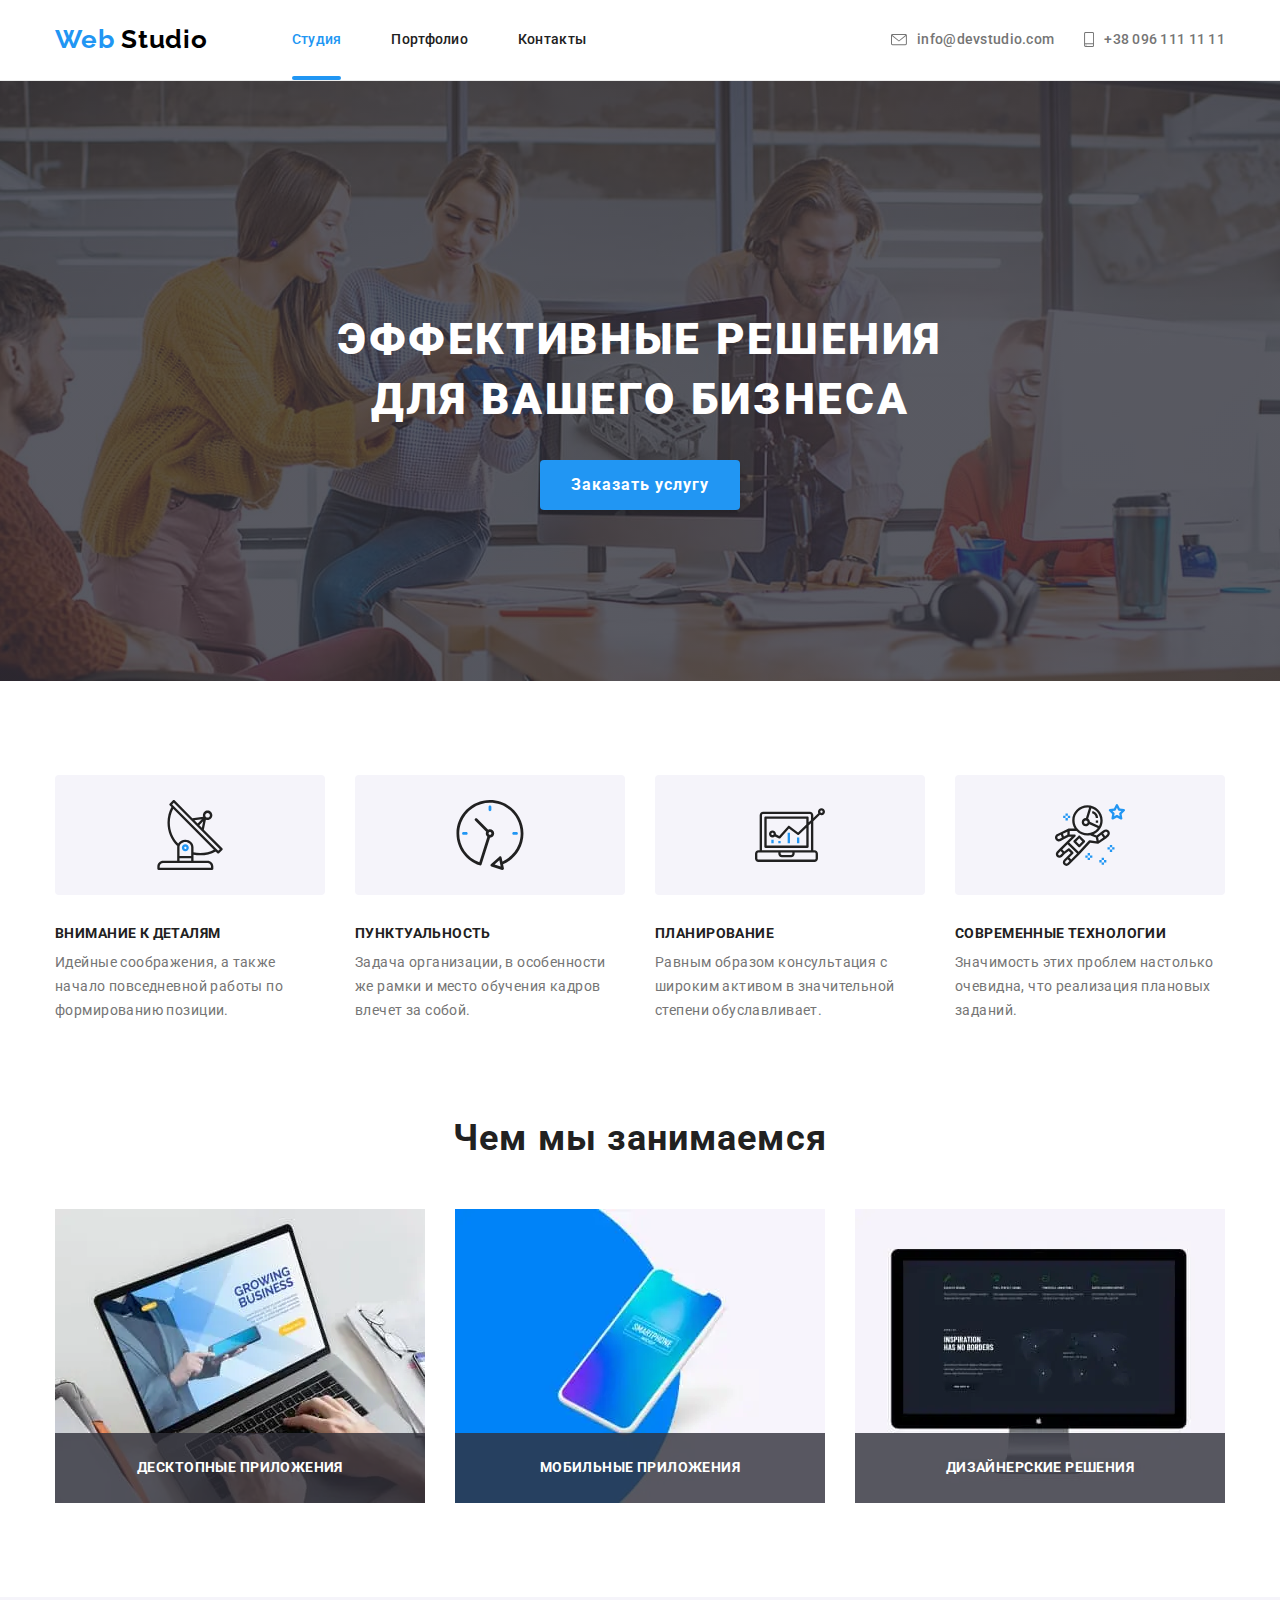
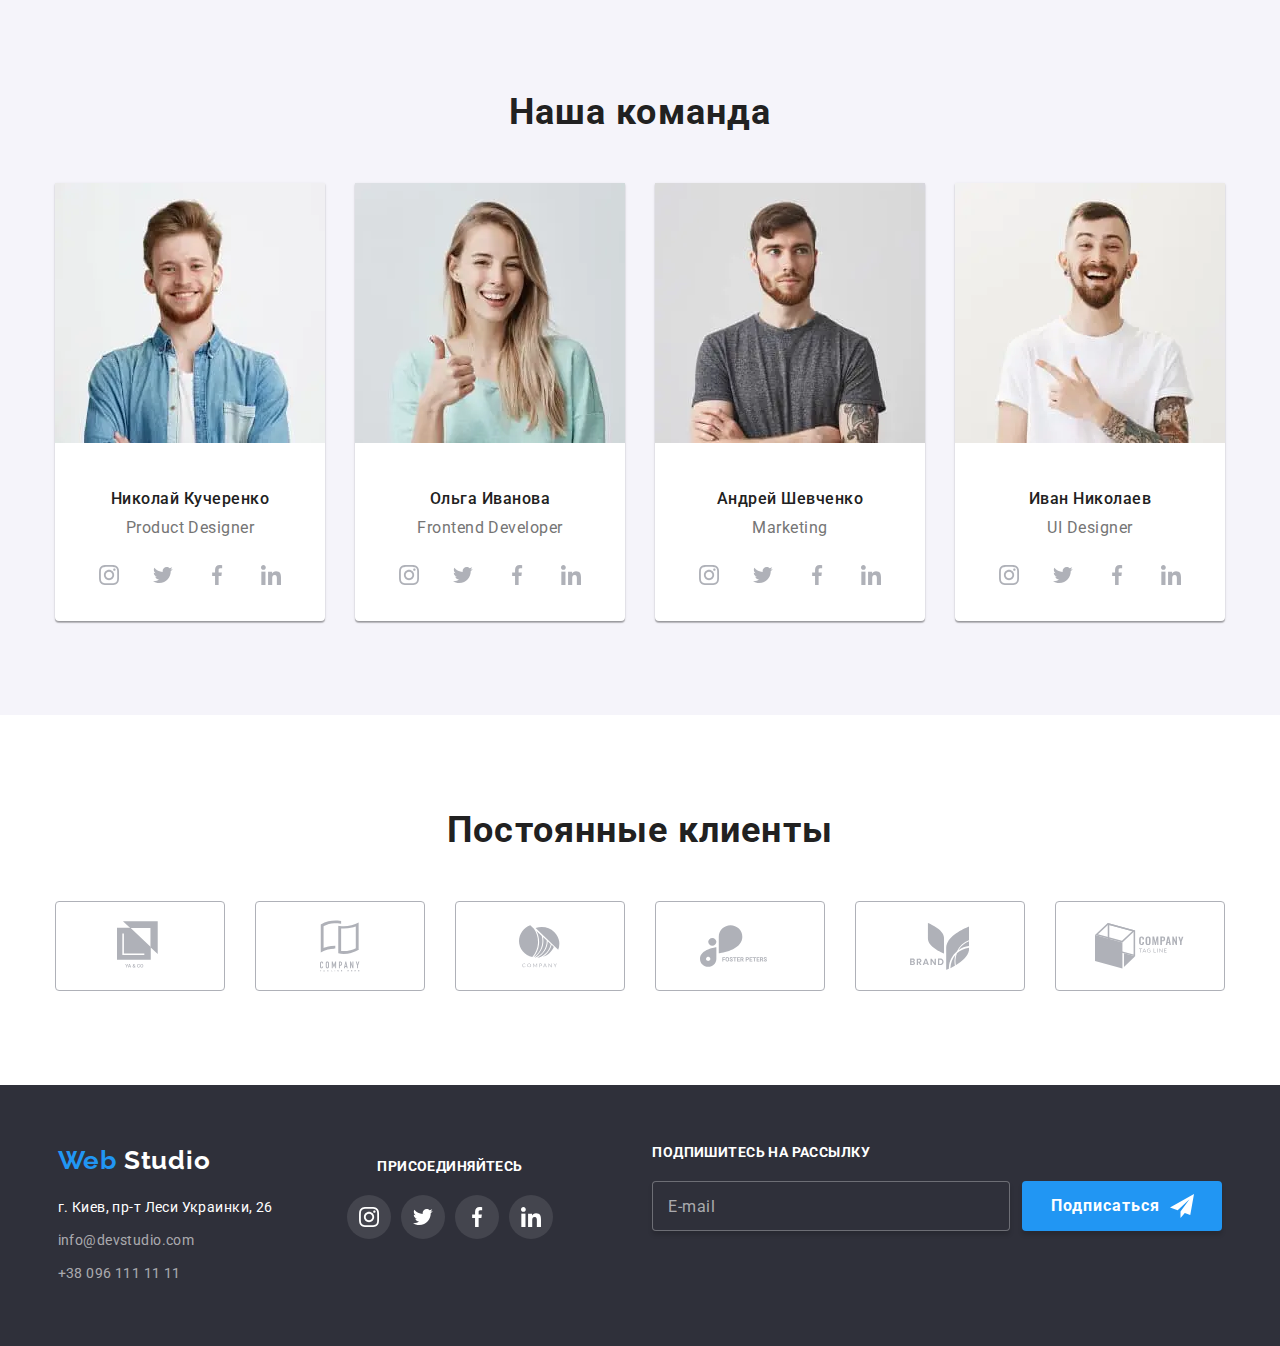
<file: index.html>
<!DOCTYPE html>
<html lang="ru">
  <head>
    <meta charset="UTF-8" />
    <meta name="viewport" content="width=device-width, initial-scale=1.0" />
    <title>Web Studio</title>
    <!-- <link
      href="https://fonts.googleapis.com/css2?family=Raleway:wght@700&family=Roboto:wght@400;500;700;900&display=swap"
      rel="stylesheet"/>
    <link rel="stylesheet" href="https://cdnjs.cloudflare.com/ajax/libs/modern-normalize/0.6.0/modern-normalize.min.css" /> -->
    <link rel="stylesheet" href="./css/main.min.css" />
  </head>
  <body>
    <!--page-header-->
    <header class="main-header">
      <div class="page-header container">
        <!--page-nav-->

        <nav class="page-nav">
          <a class="logo" href="./index.html"> Web <span class="logo-header">Studio</span> </a>

          <div class="nav-menu" id="nav-menu" data-menu>
            <ul class="page-nav-list">
              <li class="page-nav-item">
                <a class="page-nav-link active" href="./index.html">Студия</a>
              </li>
              <li class="page-nav-item">
                <a class="page-nav-link" href="./portfolio.html">Портфолио</a>
              </li>
              <li class="page-nav-item">
                <a class="page-nav-link" href="./contacts.html">Контакты</a>
              </li>
            </ul>

            <!--Contacts-->
            <ul class="nav-contacts">
              <li class="nav-contacts-item">
                <a class="nav-contacts-link" href="mailto:info@devstudio.com">
                  <svg class="nav-contacts-icon" width="16" height="12">
                    <use href="./images/sprite-icon.svg#icon-envelope"></use></svg
                  >info@devstudio.com
                </a>
              </li>

              <li class="nav-contacts-item">
                <a class="nav-contacts-link" href="tel:+380961111111">
                  <svg class="nav-contacts-icon" width="10" height="15">
                    <use href="./images/sprite-icon.svg#icon-smartphone"></use></svg
                  >+38 096 111 11 11</a
                >
              </li>
            </ul>
          </div>
          <button
            type="button"
            class="menu-button"
            aria-expanded="false"
            aria-controls="nav-menu"
            data-menu-button
          >
            <svg width="40" height="40" aria-label="Переключатель мобильного меню">
              <use class="icon-menu" href="./images/sprite-icon.svg#icon-menu"></use>
              <use class="icon-cross" href="./images/sprite-icon.svg#icon-cross"></use>
            </svg>
          </button>
        </nav>
      </div>
    </header>

    <main>
      <!--page-hero-->
      <section class="page-hero hero-background">
        <div class="container">
          <h1 class="hero-title">
            эффективные решения <br />
            для вашего бизнеса
          </h1>
          <button class="button" data-modal-open>Заказать услугу</button>
        </div>
      </section>

      <!--features-->
      <section class="section">
        <div class="container">
          <h2 class="section-title visually-hidden">Особенности нашей компании</h2>
          <ul class="features-list">
            <li class="features-item">
              <div class="features-box">
                <svg class="features-icon">
                  <use href="./images/sprite-icon.svg#icon-antenna_1" width="70" height="70"></use>
                </svg>
              </div>

              <h3 class="features-item-title">Внимание к деталям</h3>
              <p class="features-dicription">
                Идейные соображения, а также начало повседневной работы по формированию позиции.
              </p>
            </li>

            <li class="features-item">
              <div class="features-box">
                <svg class="features-icon">
                  <use href="./images/sprite-icon.svg#icon-clock_1" width="70" height="70"></use>
                </svg>
              </div>
              <h3 class="features-item-title">Пунктуальность</h3>
              <p class="features-dicription">
                Задача организации, в особенности же рамки и место обучения кадров влечет за собой.
              </p>
            </li>

            <li class="features-item">
              <div class="features-box">
                <svg class="features-icon">
                  <use href="./images/sprite-icon.svg#icon-diagram_1" width="70" height="70"></use>
                </svg>
              </div>
              <h3 class="features-item-title">Планирование</h3>
              <p class="features-dicription">
                Равным образом консультация с широким активом в значительной степени обуславливает.
              </p>
            </li>

            <li class="features-item">
              <div class="features-box">
                <svg class="features-icon">
                  <use
                    href="./images/sprite-icon.svg#icon-astronaut_1"
                    width="70"
                    height="70"
                  ></use>
                </svg>
              </div>
              <h3 class="features-item-title">Современные технологии</h3>
              <p class="features-dicription">
                Значимость этих проблем настолько очевидна, что реализация плановых заданий.
              </p>
            </li>
          </ul>
        </div>
      </section>

      <!--What are we doing-->
      <section class="our-works-main section">
        <div class="our-works container">
          <h2 class="section-title">Чем мы занимаемся</h2>
          <ul class="works-list">
            <li class="works-item">
              <picture>
                <source
                  srcset="
                    ./images/Desktop-applications.webp    1x,
                    ./images/Desktop-applications@2x.webp 2x
                  "
                  type="image/webp"
                />
                <img
                  srcset="
                    ./images/Desktop-applications.jpg    1x,
                    ./images/Desktop-applications@2x.jpg 2x
                  "
                  src="./images/Desktop-applications.jpg"
                  alt="Ноутбук"
                  width="370"
                  height="294"
                />
              </picture>

              <p class="our-working-label">Десктопные приложения</p>
            </li>

            <li class="works-item">
              <picture>
                <source
                  srcset="
                    ./images/Mobile-applications.webp    1x,
                    ./images/Mobile-applications@2x.webp 2x
                  "
                  type="image/webp"
                />
                <img
                  srcset="
                    ./images/Mobile-applications.jpg    1x,
                    ./images/Mobile-applications@2x.jpg 2x
                  "
                  src="./images/Mobile-applications.jpg"
                  alt="Смартфон"
                  width="370"
                  height="294"
                />
              </picture>

              <p class="our-working-label">Мобильные приложения</p>
            </li>

            <li class="works-item">
              <picture>
                <source
                  srcset="./images/Design-solutions.webp 1x, ./images/Design-solutions@2x.webp 2x"
                  type="image/webp"
                />
                <img
                  srcset="./images/Design-solutions.jpg 1x, ./images/Design-solutions@2x.jpg 2x"
                  src="./images/Design-solutions.jpg"
                  alt="Монитор"
                  width="370"
                  height="294"
                />
              </picture>

              <p class="our-working-label">Дизайнерские решения</p>
            </li>
          </ul>
        </div>
      </section>

      <!--Our-Team-->
      <section class="our-team-main section">
        <div class="our-team container">
          <h2 class="section-title">Наша команда</h2>
          <ul class="our-team-list">
            <li class="our-team-item">
              <picture>
                <source
                  srcset="
                    ./images/Nikolay-Kucherenko.webp    1x,
                    ./images/Nikolay-Kucherenko@2x.webp 2x
                  "
                  media="(min-width: 1200px)"
                  type="image/webp"
                />

                <source
                  srcset="
                    ./images/Nikolay-Kucherenko-tab.webp    1x,
                    ./images/Nikolay-Kucherenko-tab@2x.webp 2x
                  "
                  media="(min-width: 768px) "
                  type="image/webp"
                />
                <source
                  srcset="
                    ./images/Nikolay-Kucherenko-mob.webp    1x,
                    ./images/Nikolay-Kucherenko-mob@2x.webp 2x
                  "
                  media="(max-width: 767px)"
                  type="image/webp"
                />
                <source
                  srcset="./images/Nikolay-Kucherenko.jpg 1x, ./images/Nikolay-Kucherenko@2x.jpg 2x"
                  media="(min-width: 1200px)
                  "
                  type="image/jpg"
                />

                <source
                  srcset="
                    ./images/Nikolay-Kucherenko-tab.jpg    1x,
                    ./images/Nikolay-Kucherenko-tab@2x.jpg 2x
                  "
                  media="(min-width: 768px)
                  "
                  type="image/jpg"
                />
                <source
                  srcset="
                    ./images/Nikolay-Kucherenko-mob.jpg    1x,
                    ./images/Nikolay-Kucherenko-mob@2x.jpg 2x
                  "
                  media="(max-width: 767px)"
                  type="image/jpg"
                />

                <img
                  class="member-photo"
                  srcset="
                    ./images/Nikolay-Kucherenko.jpg    1x,
                    ./images/Nikolay-Kucherenko@2x.jpg 2x,
                    ./images/Nikolay-Kucherenko@3x.jpg 3x,
                    ./images/Nikolay-Kucherenko@4x.jpg 4x
                  "
                  src="./images/Nikolay-Kucherenko.jpg"
                  alt="Николай Кучеренко"
                />
              </picture>

              <div class="team-label">
                <h3 class="teams-member">Николай Кучеренко</h3>
                <p class="occupations">Product Designer</p>
                <ul class="social-list">
                  <li class="social-item">
                    <a class="social-link" href="#" aria-label="instagram">
                      <svg class="member-social-icon" width="20" height="20">
                        <use href="./images/sprite-icon.svg#icon-instagram"></use>
                      </svg>
                    </a>
                  </li>
                  <li class="social-item">
                    <a class="social-link" href="#" aria-label="twitter">
                      <svg class="member-social-icon" width="20" height="20">
                        <use href="./images/sprite-icon.svg#icon-twitter"></use>
                      </svg>
                    </a>
                  </li>
                  <li class="social-item">
                    <a class="social-link" href="#" aria-label="facebook">
                      <svg class="member-social-icon" width="20" height="20">
                        <use href="./images/sprite-icon.svg#icon-facebook"></use>
                      </svg>
                    </a>
                  </li>
                  <li class="social-item">
                    <a class="social-link" href="#" aria-label="linkedin">
                      <svg class="member-social-icon" width="20" height="20">
                        <use href="./images/sprite-icon.svg#icon-linkedin"></use>
                      </svg>
                    </a>
                  </li>
                </ul>
              </div>
            </li>

            <li class="our-team-item">
              <picture>
                <source
                  srcset="./images/Olga-Ivanova-mob.webp 1x, ./images/Olga-Ivanova-mob@2x.webp 2x"
                  media="(max-width: 767px)"
                  type="image/webp"
                />

                <source
                  srcset="./images/Olga-Ivanova.webp 1x, ./images/Olga-Ivanova@2x.webp 2x"
                  media="(min-width: 1200px)"
                  type="image/webp"
                />

                <source
                  srcset="./images/Olga-Ivanova-tab.webp 1x, ./images/Olga-Ivanova-tab@2x.webp 2x"
                  media="(min-width: 768px)
                  "
                  type="image/webp"
                />

                <source
                  srcset="./images/Olga-Ivanova-mob.jpg 1x, ./images/Olga-Ivanova-mob@2x.jpg 2x"
                  media="(max-width: 767px)"
                  type="image/jpg"
                />

                <source
                  srcset="./images/Olga-Ivanova.jpg 1x, ./images/Olga-Ivanova@2x.jpg 2x"
                  media="(min-width: 1200px)"
                  type="image/jpg"
                />

                <source
                  srcset="./images/Olga-Ivanova-tab.jpg 1x, ./images/Olga-Ivanova-tab@2x.jpg 2x"
                  media="(min-width: 768px)
                  "
                  type="image/jpg"
                />

                <img
                  class="member-photo"
                  srcset="
                    ./images/Olga-Ivanova.jpg    1x,
                    ./images/Olga-Ivanova@2x.jpg 2x,
                    ./images/Olga-Ivanova@3x.jpg 3x,
                    ./images/Olga-Ivanova@4x.jpg 4x
                  "
                  src="./images/Olga-Ivanova.jpg"
                  alt="Ольга Иванова"
                />
              </picture>
              <!-- <img class="member-photo" src="./images/Olga-Ivanova.jpg" alt="Ольга Иванова" width="270" height="260" /> -->
              <div class="team-label">
                <h3 class="teams-member">Ольга Иванова</h3>
                <p class="occupations">Frontend Developer</p>
                <ul class="social-list">
                  <li class="social-item">
                    <a class="social-link" href="#" aria-label="instagram">
                      <svg class="social-member-social-icon" width="20" height="20">
                        <use href="./images/sprite-icon.svg#icon-instagram"></use>
                      </svg>
                    </a>
                  </li>
                  <li class="social-item">
                    <a class="social-link" href="#" aria-label="twitter">
                      <svg class="member-social-icon" width="20" height="20">
                        <use href="./images/sprite-icon.svg#icon-twitter"></use>
                      </svg>
                    </a>
                  </li>
                  <li class="social-item">
                    <a class="social-link" href="#" aria-label="facebook">
                      <svg class="member-social-icon" width="20" height="20">
                        <use href="./images/sprite-icon.svg#icon-facebook"></use>
                      </svg>
                    </a>
                  </li>
                  <li class="social-item">
                    <a class="social-link" href="#" aria-label="linkedin">
                      <svg class="member-social-icon" width="20" height="20">
                        <use href="./images/sprite-icon.svg#icon-linkedin"></use>
                      </svg>
                    </a>
                  </li>
                </ul>
              </div>
            </li>

            <li class="our-team-item">
              <picture>
                <source
                  srcset="
                    ./images/Andrey-Shevchenko-mob.webp    1x,
                    ./images/Andrey-Shevchenko-mob@2x.webp 2x
                  "
                  media="(max-width: 767px)"
                  type="image/webp"
                />

                <source
                  srcset="./images/Andrey-Shevchenko.webp 1x, ./images/Andrey-Shevchenko@2x.webp 2x"
                  media="(min-width: 1200px)
                  "
                  type="image/webp"
                />

                <source
                  srcset="
                    ./images/Andrey-Shevchenko-tab.webp    1x,
                    ./images/Andrey-Shevchenko-tab@2x.webp 2x
                  "
                  media="(min-width: 768px)
                  "
                  type="image/webp"
                />
                <source
                  srcset="
                    ./images/Andrey-Shevchenko-mob.jpg    1x,
                    ./images/Andrey-Shevchenko-mob@2x.jpg 2x
                  "
                  media="(max-width: 767px)"
                  type="image/jpg"
                />

                <source
                  srcset="./images/Andrey-Shevchenko.jpg 1x, ./images/Andrey-Shevchenko@2x.jpg 2x"
                  media="(min-width: 1200px)
                  "
                  type="image/jpg"
                />

                <source
                  srcset="
                    ./images/Andrey-Shevchenko-tab.jpg    1x,
                    ./images/Andrey-Shevchenko-tab@2x.jpg 2x
                  "
                  media="(min-width: 768px)
                  "
                  type="image/jpg"
                />

                <img
                  class="member-photo"
                  srcset="
                    ./images/Andrey-Shevchenko.jpg    1x,
                    ./images/Andrey-Shevchenko@2x.jpg 2x,
                    ./images/Andrey-Shevchenko@3x.jpg 3x,
                    ./images/Andrey-Shevchenko@4x.jpg 4x
                  "
                  src="./images/Andrey-Shevchenko.jpg"
                  alt="Андрей Шевченко"
                />
              </picture>

              <div class="team-label">
                <h3 class="teams-member">Андрей Шевченко</h3>
                <p class="occupations">Marketing</p>
                <ul class="social-list">
                  <li class="social-item">
                    <a class="social-link" href="#" aria-label="instagram">
                      <svg class="member-social-icon" width="20" height="20">
                        <use href="./images/sprite-icon.svg#icon-instagram"></use>
                      </svg>
                    </a>
                  </li>
                  <li class="social-item">
                    <a class="social-link" href="#" aria-label="twitter">
                      <svg class="member-social-icon" width="20" height="20">
                        <use href="./images/sprite-icon.svg#icon-twitter"></use>
                      </svg>
                    </a>
                  </li>
                  <li class="social-item">
                    <a class="social-link" href="#" aria-label="facebook">
                      <svg class="member-social-icon" width="20" height="20">
                        <use href="./images/sprite-icon.svg#icon-facebook"></use>
                      </svg>
                    </a>
                  </li>
                  <li class="social-item">
                    <a class="social-link" href="#" aria-label="linkedin">
                      <svg class="member-social-icon" width="20" height="20">
                        <use href="./images/sprite-icon.svg#icon-linkedin"></use>
                      </svg>
                    </a>
                  </li>
                </ul>
              </div>
            </li>

            <li class="our-team-item">
              <picture>
                <source
                  srcset="./images/Ivan-Nikolaev-mob.webp 1x, ./images/Ivan-Nikolaev-mob@2x.webp 2x"
                  media="(max-width: 767px)"
                  type="image/webp"
                />

                <source
                  srcset="./images/Ivan-Nikolaev.webp 1x, ./images/Ivan-Nikolaev@2x.webp 2x"
                  media="(min-width: 1200px)
                  "
                  type="image/webp"
                />

                <source
                  srcset="./images/Ivan-Nikolaev-tab.webp 1x, ./images/Ivan-Nikolaev-tab@2x.webp 2x"
                  media="(min-width: 768px)
                  "
                  type="image/webp"
                />

                <source
                  srcset="./images/Ivan-Nikolaev-mob.jpg 1x, ./images/Ivan-Nikolaev-mob@2x.jpg 2x"
                  media="(max-width: 767px)"
                  type="image/jpg"
                />

                <source
                  srcset="./images/Ivan-Nikolaev.jpg 1x, ./images/Ivan-Nikolaev@2x.jpg 2x"
                  media="(min-width: 1200px)
                  "
                  type="image/jpg"
                />

                <source
                  srcset="./images/Ivan-Nikolaev-tab.jpg 1x, ./images/Ivan-Nikolaev-tab@2x.jpg 2x"
                  media="(min-width: 768px)
                  "
                  type="image/jpg"
                />

                <img
                  class="member-photo"
                  srcset="
                    ./images/Ivan-Nikolaev.jpg    1x,
                    ./images/Ivan-Nikolaev@2x.jpg 2x,
                    ./images/Ivan-Nikolaev@3x.jpg 3x,
                    ./images/Ivan-Nikolaev@4x.jpg 4x
                  "
                  src="./images/Ivan-Nikolaev.jpg"
                  alt="Иван Николаев"
                />
              </picture>

              <div class="team-label">
                <h3 class="teams-member">Иван Николаев</h3>
                <p class="occupations">UI Designer</p>
                <ul class="social-list">
                  <li class="social-item">
                    <a class="social-link" href="#" aria-label="instagram">
                      <svg class="member-social-icon" width="20" height="20">
                        <use href="./images/sprite-icon.svg#icon-instagram"></use>
                      </svg>
                    </a>
                  </li>
                  <li class="social-item">
                    <a class="social-link" href="#" aria-label="twitter">
                      <svg class="member-social-icon" width="20" height="20">
                        <use href="./images/sprite-icon.svg#icon-twitter"></use>
                      </svg>
                    </a>
                  </li>
                  <li class="social-item">
                    <a class="social-link" href="#" aria-label="facebook">
                      <svg class="member-social-icon" width="20" height="20">
                        <use href="./images/sprite-icon.svg#icon-facebook"></use>
                      </svg>
                    </a>
                  </li>
                  <li class="social-item">
                    <a class="social-link" href="#" aria-label="linkedin">
                      <svg class="member-social-icon" width="20" height="20">
                        <use href="./images/sprite-icon.svg#icon-linkedin"></use>
                      </svg>
                    </a>
                  </li>
                </ul>
              </div>
            </li>
          </ul>
        </div>
      </section>

      <!--customers-->
      <section class="customers section">
        <div class="container">
          <h2 class="section-title">Постоянные клиенты</h2>
          <ul class="customers-list">
            <li class="customers-item">
              <a class="customers-link" href="#" aria-label="Client_1">
                <svg class="customers-icon" width="45" height="50">
                  <use href="./images/sprite-icon.svg#icon-Client_1"></use>
                </svg>
              </a>
            </li>
            <li class="customers-item">
              <a class="customers-link" href="#" aria-label="Client_2">
                <svg class="customers-icon" width="40" height="52">
                  <use href="./images/sprite-icon.svg#icon-Client_2"></use>
                </svg>
              </a>
            </li>
            <li class="customers-item">
              <a class="customers-link" href="#" aria-label="Client_3">
                <svg class="customers-icon" width="41" height="43">
                  <use href="./images/sprite-icon.svg#icon-Client_3"></use>
                </svg>
              </a>
            </li>
            <li class="customers-item">
              <a class="customers-link" href="#" aria-label="Client_4">
                <svg class="customers-icon" width="80" height="43">
                  <use href="./images/sprite-icon.svg#icon-Client_4"></use>
                </svg>
              </a>
            </li>
            <li class="customers-item">
              <a class="customers-link" href="#" aria-label="Client_5">
                <svg class="customers-icon" width="59" height="47">
                  <use href="./images/sprite-icon.svg#icon-Client_5"></use>
                </svg>
              </a>
            </li>
            <li class="customers-item">
              <a class="customers-link" href="#" aria-label="Client_6">
                <svg class="customers-icon" width="89" height="46">
                  <use href="./images/sprite-icon.svg#icon-Client_6"></use>
                </svg>
              </a>
            </li>
          </ul>
        </div>
      </section>
    </main>

    <!--page-footer-->
    <footer class="footer-section">
      <div class="page-footer container">
        <!--footer-contacts-->

        <div class="footer-contacts">
          <a class="logo" href="./index.html"> Web <span class="logo-footer">Studio</span> </a>
          <address>
            <p class="footer-address">г. Киев, пр-т Леси Украинки, 26</p>
            <ul class="footer-contacts-list">
              <li>
                <a class="footer-mail" href="mailto:info@devstudio.com">info@devstudio.com</a>
              </li>
              <li><a class="footer-tel" href="tel:+380961111111">+38 096 111 11 11</a></li>
            </ul>
          </address>
        </div>

        <!--footer-socials-->
        <div class="footer-join">
          <h3 class="join">присоединяйтесь</h3>
          <ul class="footer-socials-list">
            <li class="footer-socials-item">
              <a class="footer-socials-link" href="#" aria-label="instagram">
                <svg class="footer-social-icon" width="20" height="20">
                  <use href="./images/sprite-icon.svg#icon-instagram"></use>
                </svg>
              </a>
            </li>
            <li class="footer-socials-item">
              <a class="footer-socials-link" href="#" aria-label="twitter">
                <svg class="footer-social-icon" width="20" height="20">
                  <use href="./images/sprite-icon.svg#icon-twitter"></use>
                </svg>
              </a>
            </li>
            <li class="footer-socials-item">
              <a class="footer-socials-link" href="#" aria-label="facebook">
                <svg class="footer-social-icon" width="20" height="20">
                  <use href="./images/sprite-icon.svg#icon-facebook"></use>
                </svg>
              </a>
            </li>
            <li class="footer-socials-item">
              <a class="footer-socials-link" href="#" aria-label="linkedin">
                <svg class="footer-social-icon" width="20" height="20">
                  <use href="./images/sprite-icon.svg#icon-linkedin"></use>
                </svg>
              </a>
            </li>
          </ul>
        </div>

        <!--footer-form-subscribe-->
        <form class="form-subscribe">
          <p class="subscribe">Подпишитесь на рассылку</p>
          <!-- <label class="subscribe-wrapper">
            <input class="subscribe-mail" type="email" name="mail" id="subscribe-mail" placeholder="E-mail" >

          </label> -->
          <div class="subscribe-wrapper">
            <input
              class="subscribe-mail"
              type="email"
              name="mail"
              id="subscribe-mail"
              placeholder="E-mail"
            />
            <button class="button" type="submit">Подписаться</button>
          </div>
        </form>
      </div>
    </footer>

    <!-- form-modal -->

    <div class="backdrop is-hidden" data-modal>
      <div class="modal-wrapper">
        <div class="modal">
          <form class="form-modal">
            <button class="button-close-form" data-modal-close>
              <svg class="icon-close" width="18" height="18">
                <use href="./images/sprite-icon.svg#icon-close-black"></use>
              </svg>
            </button>

            <p class="form-title">Оставьте свои данные, мы вам перезвоним</p>

            <div class="form-field">
              <input class="form-input" type="text" name="name" id="name" placeholder=" " />
              <label for="name" class="forms-label">Имя</label>
              <svg class="form-icon" width="18" height="18">
                <use href="./images/sprite-icon.svg#icon-person"></use>
              </svg>
            </div>
            <div class="form-field">
              <input class="form-input" type="tel" name="tel" id="tel" placeholder=" " />
              <label for="tel" class="forms-label">Телефон</label>
              <svg class="form-icon" width="18" height="18">
                <use href="./images/sprite-icon.svg#icon-phone"></use>
              </svg>
            </div>
            <div class="form-field">
              <input class="form-input" type="email" name="mail" id="mail" placeholder=" " />
              <label for="mail" class="forms-label">Почта</label>
              <svg class="form-icon" width="18" height="18">
                <use href="./images/sprite-icon.svg#icon-mail-black"></use>
              </svg>
            </div>

            <div class="form-coment">
              <textarea
                class="coment"
                name="coment"
                id="coment"
                rows="10"
                placeholder=" "
              ></textarea>
              <label for="coment" class="forms-label">Комментарий</label>
            </div>

            <div class="form-agreement">
              <input
                class="checkbox visually-hidden"
                type="checkbox"
                name="agreement"
                value="agree"
                id="checkbox-agree"
              />
              <label for="checkbox-agree" class="agreements-label">
                Соглашаюсь с рассылкой и принимаю <a href="#">Условия договора</a>
              </label>
            </div>

            <button class="button" type="submit">Отправить</button>
          </form>
        </div>
      </div>
    </div>

    <script src="./js/menu.js"></script>
    <script src="./js/modal.js"></script>
  </body>
</html>
</file>
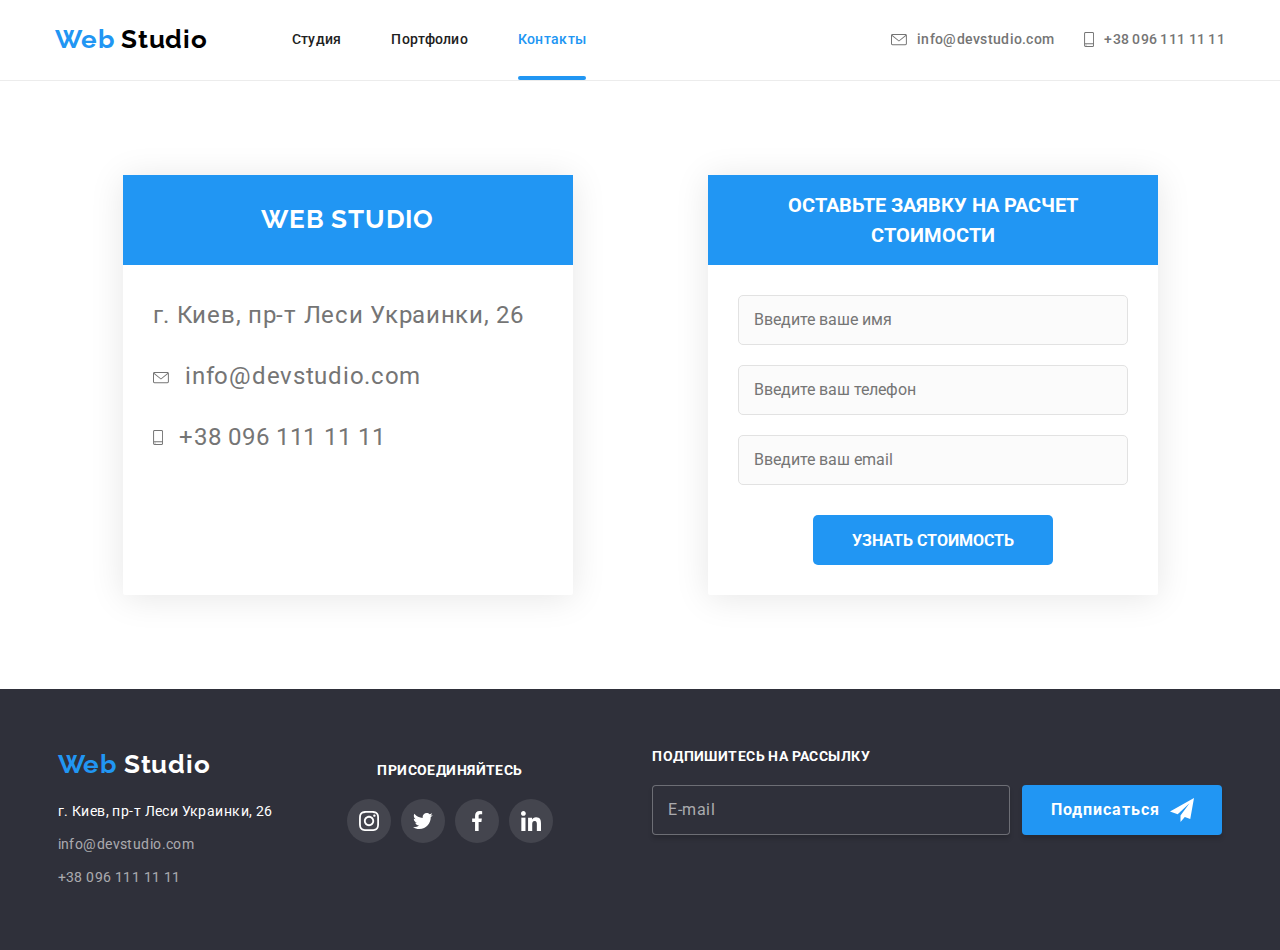
<file: contacts.html>
<!DOCTYPE html>
<html lang="en">
  <head>
    <meta charset="UTF-8" />
    <meta http-equiv="X-UA-Compatible" content="IE=edge" />
    <meta name="viewport" content="width=device-width, initial-scale=1.0" />
    <link rel="stylesheet" href="./css/main.min.css" />
    <title>Contacts</title>
  </head>
  <body>
    <header class="main-header">
      <div class="page-header container">
        <!--page-nav-->

        <nav class="page-nav">
          <a class="logo" href="./index.html"> Web <span class="logo-header">Studio</span> </a>

          <button
            type="button"
            class="menu-button"
            aria-expanded="false"
            aria-controls="nav-menu"
            data-menu-button
          >
            <svg width="40" height="40" aria-label="Переключатель мобильного меню">
              <use class="icon-menu" href="./images/sprite-icon.svg#icon-menu"></use>
              <use class="icon-cross" href="./images/sprite-icon.svg#icon-cross"></use>
            </svg>
          </button>

          <div class="nav-menu" id="nav-menu" data-menu>
            <ul class="page-nav-list">
              <li class="page-nav-item"><a class="page-nav-link" href="./index.html">Студия</a></li>
              <li class="page-nav-item">
                <a class="page-nav-link" href="./portfolio.html">Портфолио</a>
              </li>
              <li class="page-nav-item">
                <a class="page-nav-link active" href="./contacts.html">Контакты</a>
              </li>
            </ul>

            <!--Contacts-->
            <ul class="nav-contacts">
              <li class="nav-contacts-item">
                <a class="nav-contacts-link" href="mailto:info@devstudio.com">
                  <svg class="nav-contacts-icon" width="16" height="12">
                    <use href="./images/sprite-icon.svg#icon-envelope"></use></svg
                  >info@devstudio.com
                </a>
              </li>
              <li class="nav-contacts-item">
                <a class="nav-contacts-link" href="tel:+380961111111">
                  <svg class="nav-contacts-icon" width="10" height="15">
                    <use href="./images/sprite-icon.svg#icon-smartphone"></use></svg
                  >+38 096 111 11 11</a
                >
              </li>
            </ul>
          </div>
        </nav>
      </div>
    </header>
    <main>
      <div class="container">
        <section class="contacts-section section">
          <div class="contacts-wrapper">
            <address>
              <div class="contacts-logo-wrapper">
                <a class="logo" href="./index.html"> Web Studio</a>
              </div>
              <p class="contacts-address">г. Киев, пр-т Леси Украинки, 26</p>
              <ul class="contacts-list">
                <li class="contacts-mail">
                  <a class="contacts-link" href="mailto:info@devstudio.com">
                    <svg class="contacts-icon" width="16" height="12">
                      <use href="./images/sprite-icon.svg#icon-envelope"></use>
                    </svg>
                    info@devstudio.com</a
                  >
                </li>
                <li class="contacts-tel">
                  <a class="contacts-link" href="tel:+380961111111">
                    <svg class="contacts-icon" width="10" height="15">
                      <use href="./images/sprite-icon.svg#icon-smartphone"></use>
                    </svg>
                    +38 096 111 11 11</a
                  >
                </li>
              </ul>
            </address>
          </div>
          <form class="contact-form">
            <p class="contact-form__title">Оставьте заявку на расчет стоимости</p>
            <p class="contact-form__description"></p>
            <div class="contact-form__input-wrapper">
              <input
                name="name"
                type="text"
                class="contact-form__input contact-form__input_name"
                placeholder="Введите ваше имя"
              />
              <div class="contact-form__error contact-form__error_name"></div>
            </div>

            <div class="contact-form__input-wrapper">
              <input
                name="tel"
                type="tel"
                class="contact-form__input contact-form__input_tel"
                placeholder="Введите ваш телефон"
              />
              <div class="contact-form__error contact-form__error_tel"></div>
            </div>

            <div class="contact-form__input-wrapper">
              <input
                name="email"
                type="email"
                class="contact-form__input contact-form__input_email"
                placeholder="Введите ваш email"
              />
              <div class="contact-form__error contact-form__error_email"></div>
            </div>

            <button class="contact-form__button" type="submit">Узнать стоимость</button>
          </form>
        </section>
      </div>
    </main>

    <!--page-footer-->
    <footer class="footer-section">
      <div class="page-footer container">
        <!--footer-contacts-->

        <div class="footer-contacts">
          <a class="logo" href="./index.html"> Web <span class="logo-footer">Studio</span> </a>
          <address>
            <p class="footer-address">г. Киев, пр-т Леси Украинки, 26</p>
            <ul class="footer-contacts-list">
              <li>
                <a class="footer-mail" href="mailto:info@devstudio.com">info@devstudio.com</a>
              </li>
              <li><a class="footer-tel" href="tel:+380961111111">+38 096 111 11 11</a></li>
            </ul>
          </address>
        </div>

        <!--footer-socials-->
        <div class="footer-join">
          <h3 class="join">присоединяйтесь</h3>
          <ul class="footer-socials-list">
            <li class="footer-socials-item">
              <a class="footer-socials-link" href="#" aria-label="instagram">
                <svg class="footer-social-icon" width="20" height="20">
                  <use href="./images/sprite-icon.svg#icon-instagram"></use>
                </svg>
              </a>
            </li>
            <li class="footer-socials-item">
              <a class="footer-socials-link" href="#" aria-label="twitter">
                <svg class="footer-social-icon" width="20" height="20">
                  <use href="./images/sprite-icon.svg#icon-twitter"></use>
                </svg>
              </a>
            </li>
            <li class="footer-socials-item">
              <a class="footer-socials-link" href="#" aria-label="facebook">
                <svg class="footer-social-icon" width="20" height="20">
                  <use href="./images/sprite-icon.svg#icon-facebook"></use>
                </svg>
              </a>
            </li>
            <li class="footer-socials-item">
              <a class="footer-socials-link" href="#" aria-label="linkedin">
                <svg class="footer-social-icon" width="20" height="20">
                  <use href="./images/sprite-icon.svg#icon-linkedin"></use>
                </svg>
              </a>
            </li>
          </ul>
        </div>

        <!--footer-form-subscribe-->
        <form class="form-subscribe">
          <p class="subscribe">Подпишитесь на рассылку</p>
          <div class="subscribe-wrapper">
            <input
              class="subscribe-mail"
              type="email"
              name="mail"
              id="subscribe-mail"
              placeholder="E-mail"
            />
            <button class="button" type="submit">Подписаться</button>
          </div>
        </form>
      </div>
    </footer>
    <script src="./js/menu.js"></script>
  </body>
</html>
</file>
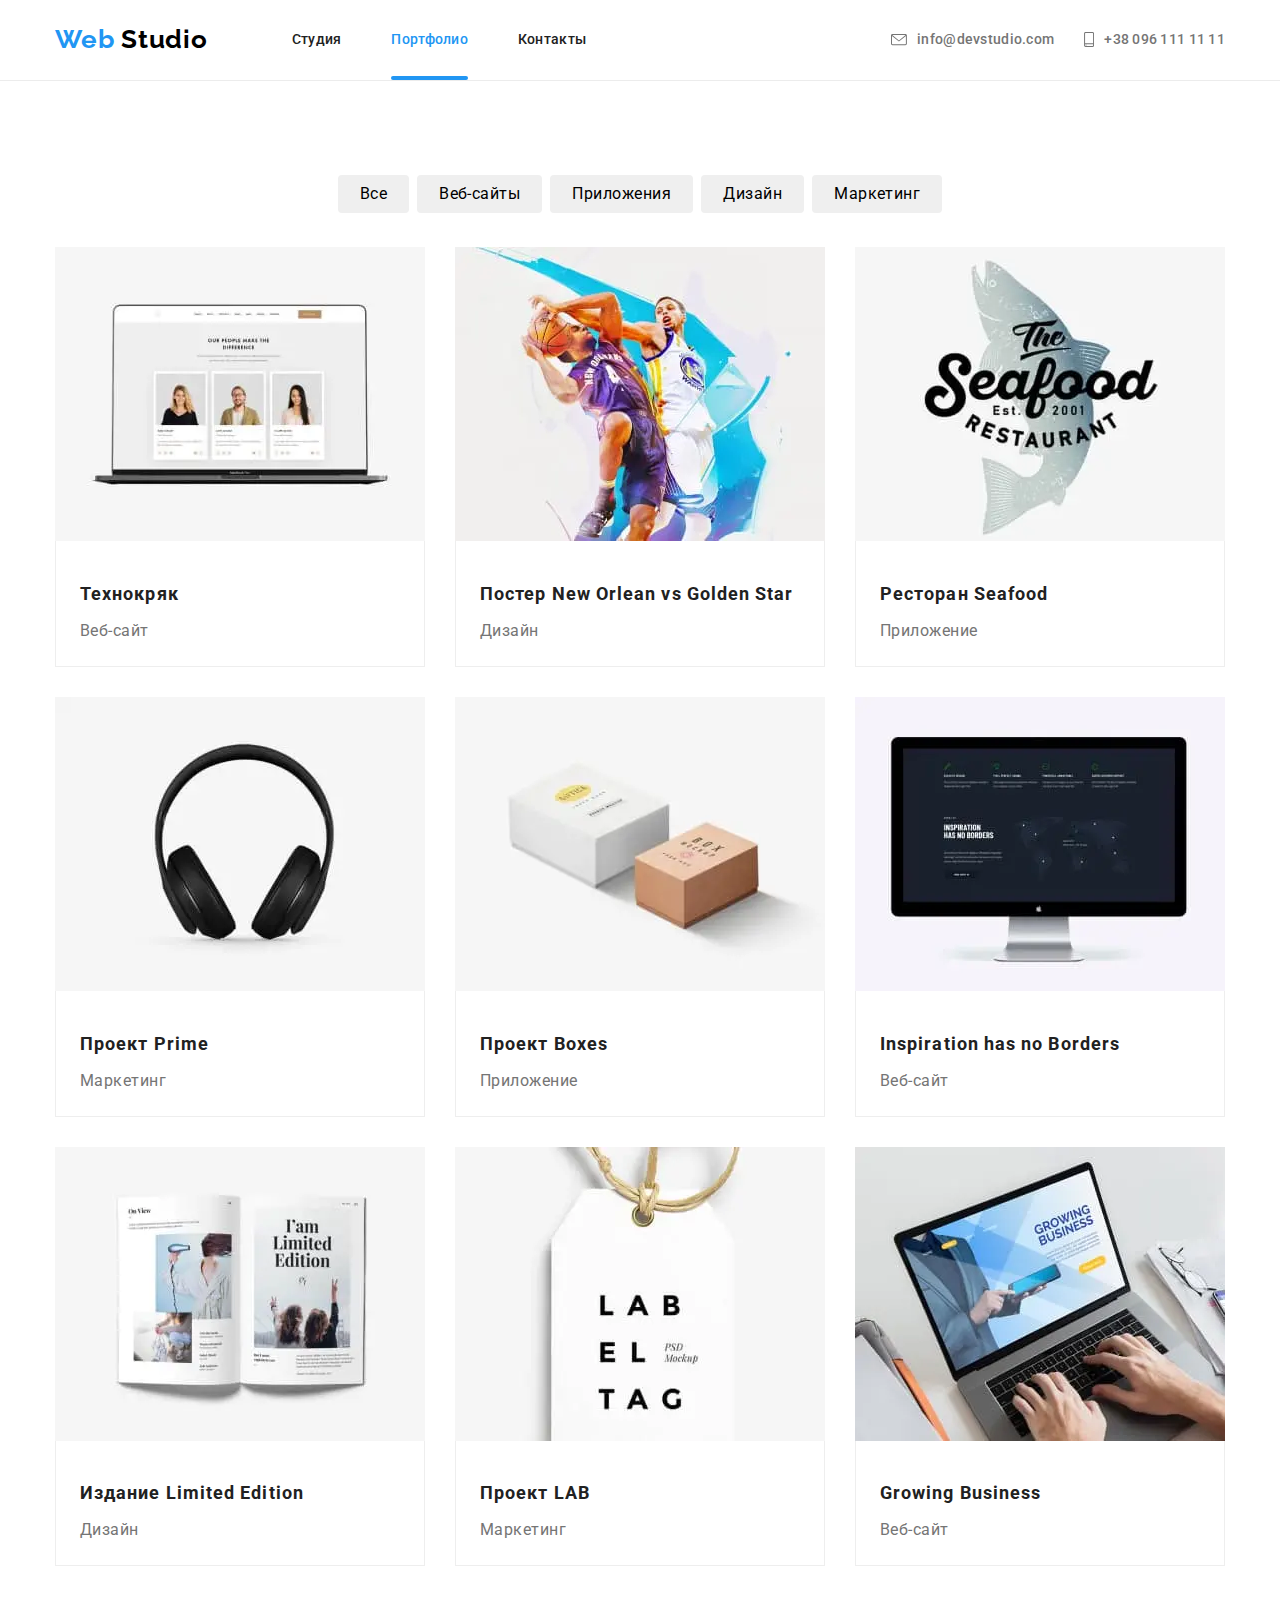
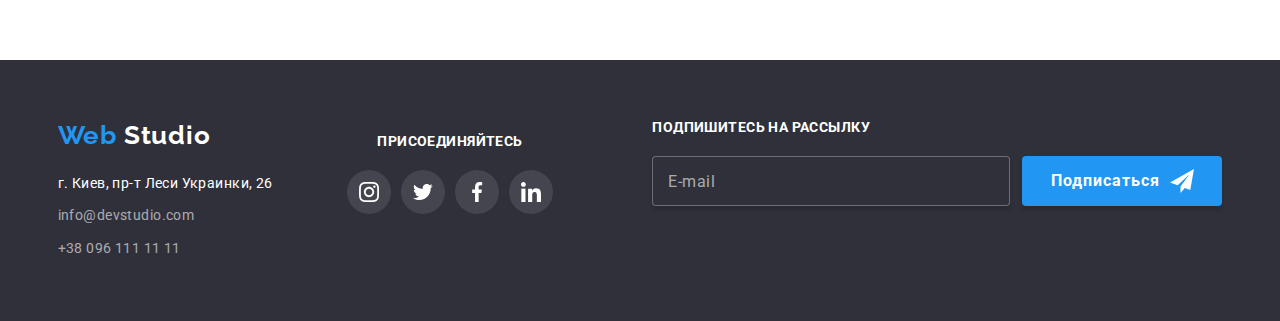
<file: portfolio.html>
<!DOCTYPE html>
<html lang="ru">
  <head>
    <meta charset="UTF-8" />
    <meta name="viewport" content="width=device-width, initial-scale=1.0" />
    <title>Portfolio</title>
    <!-- <link
      href="https://fonts.googleapis.com/css2?family=Raleway:wght@700&family=Roboto:wght@400;500;700&display=swap"
      rel="stylesheet"/>
    <link rel="stylesheet" href="https://cdnjs.cloudflare.com/ajax/libs/modern-normalize/0.6.0/modern-normalize.min.css" /> -->
    <link rel="stylesheet" href="./css/main.min.css" />
  </head>
  <body>
    <!--page-header-->
    <header class="main-header">
      <div class="page-header container">
        <!--page-nav-->

        <nav class="page-nav">
          <a class="logo" href="./index.html"> Web <span class="logo-header">Studio</span> </a>

          <button
            type="button"
            class="menu-button"
            aria-expanded="false"
            aria-controls="nav-menu"
            data-menu-button
          >
            <svg width="40" height="40" aria-label="Переключатель мобильного меню">
              <use class="icon-menu" href="./images/sprite-icon.svg#icon-menu"></use>
              <use class="icon-cross" href="./images/sprite-icon.svg#icon-cross"></use>
            </svg>
          </button>

          <div class="nav-menu" id="nav-menu" data-menu>
            <ul class="page-nav-list">
              <li class="page-nav-item"><a class="page-nav-link" href="./index.html">Студия</a></li>
              <li class="page-nav-item">
                <a class="page-nav-link active" href="./portfolio.html">Портфолио</a>
              </li>
              <li class="page-nav-item">
                <a class="page-nav-link" href="./contacts.html">Контакты</a>
              </li>
            </ul>

            <!--Contacts-->
            <ul class="nav-contacts">
              <li class="nav-contacts-item">
                <a class="nav-contacts-link" href="mailto:info@devstudio.com">
                  <svg class="nav-contacts-icon" width="16" height="12">
                    <use href="./images/sprite-icon.svg#icon-envelope"></use></svg
                  >info@devstudio.com
                </a>
              </li>
              <li class="nav-contacts-item">
                <a class="nav-contacts-link" href="tel:+380961111111">
                  <svg class="nav-contacts-icon" width="10" height="15">
                    <use href="./images/sprite-icon.svg#icon-smartphone"></use>
                  </svg>
                  +38 096 111 11 11</a
                >
              </li>
            </ul>
          </div>
        </nav>
      </div>
    </header>

    <main>
      <!-- page-portfolio -->
      <section class="page-portfolio section">
        <div class="container">
          <h1 class="section-title visually-hidden">Наши проекты</h1>
          <!-- portfolio-filters -->
          <ul class="filters-list">
            <li class="filters-item">
              <button class="filters-button" type="button" data-filter="all">Все</button>
            </li>
            <li class="filters-item">
              <button class="filters-button" type="button" data-filter="websites">Веб-сайты</button>
            </li>
            <li class="filters-item">
              <button class="filters-button" type="button" data-filter="app">Приложения</button>
            </li>
            <li class="filters-item">
              <button class="filters-button" type="button" data-filter="design">Дизайн</button>
            </li>
            <li class="filters-item">
              <button class="filters-button" type="button" data-filter="marketing">
                Маркетинг
              </button>
            </li>
          </ul>

          <!--project-portfolio -->

          <ul class="projects-list">
            <li class="projects-item websites">
              <a class="projects-link" href="#">
                <div class="projects-overlay">
                  <picture>
                    <source
                      srcset="./images/project-1-mob.webp 1x, ./images/project-1-mob@2x.webp 2x"
                      media="(max-width: 767px)"
                      type="image/webp"
                    />

                    <source
                      srcset="./images/project-1.webp 1x, ./images/project-1@2x.webp 2x"
                      media="(min-width: 1200px)
                    "
                      type="image/webp"
                    />

                    <source
                      srcset="./images/project-1-tab.webp 1x, ./images/project-1-tab@2x.webp 2x"
                      media="(min-width: 768px)
                    "
                      type="image/webp"
                    />

                    <source
                      srcset="./images/project-1-mob.jpg 1x, ./images/project-1-mob@2x.jpg 2x"
                      media="(max-width: 767px)"
                      type="image/jpg"
                    />

                    <source
                      srcset="./images/project-1.jpg 1x, ./images/project-1@2x.jpg 2x"
                      media="(min-width: 1200px)
                    "
                      type="image/jpg"
                    />

                    <source
                      srcset="./images/project-1-tab.jpg 1x, ./images/project-1-tab@2x.jpg 2x"
                      media="(min-width: 768px)
                    "
                      type="image/jpg"
                    />

                    <img
                      srcset="
                        ./images/project-1.jpg     480w,
                        ./images/project-1@2x.jpg  768w,
                        ./images/project-1@3x.jpg 1200w
                      "
                      class="projects-image"
                      src="./images/project-1.jpg"
                      alt="экран ноутбука с карточками людей"
                      sizes="(min-width: 1200px) 33.333vw, (min-width: 768px) 50vw,  100vw"
                    />
                  </picture>

                  <p class="project-description">
                    Создаем сайты любой сложности - эксклюзивные веб-сайты с невероятно высокой
                    конверсией
                  </p>
                </div>
                <div class="projects-label">
                  <h2 class="project-title">Технокряк</h2>
                  <p class="projects-type">Веб-сайт</p>
                </div>
              </a>
            </li>

            <li class="projects-item design">
              <a class="projects-link" href="#">
                <div class="projects-overlay">
                  <picture>
                    <source
                      srcset="./images/project-2-mob.webp 1x, ./images/project-2-mob@2x.webp 2x"
                      media="(max-width: 767px)"
                      type="image/webp"
                    />

                    <source
                      srcset="./images/project-2.webp 1x, ./images/project-2@2x.webp 2x"
                      media="(min-width: 1200px)
                    "
                      type="image/webp"
                    />

                    <source
                      srcset="./images/project-2-tab.webp 1x, ./images/project-2-tab@2x.webp 2x"
                      media="(min-width: 768px)
                    "
                      type="image/webp"
                    />

                    <source
                      srcset="./images/project-2-mob.jpg 1x, ./images/project-2-mob@2x.jpg 2x"
                      media="(max-width: 767px)"
                      type="image/jpg"
                    />

                    <source
                      srcset="./images/project-2.jpg 1x, ./images/project-2@2x.jpg 2x"
                      media="(min-width: 1200px)
                  "
                      type="image/jpg"
                    />

                    <source
                      srcset="./images/project-2-tab.jpg 1x, ./images/project-2-tab@2x.jpg 2x"
                      media="(min-width: 768px)
                  "
                      type="image/jpg"
                    />
                    <img
                      srcset="
                        ./images/project-2.jpg     480w,
                        ./images/project-2@2x.jpg  768w,
                        ./images/project-2@3x.jpg 1200w
                      "
                      class="projects-image"
                      src="./images/project-2.jpg"
                      alt="два баскетболиста"
                      sizes="(min-width: 1200px) 33.333vw, (min-width: 768px) 50vw,  100vw"
                    />
                  </picture>

                  <p class="project-description">
                    Дизайн сайта - это создание логической структуры для каждой из страниц,
                    гармоничное художественное оформление веб-ресурса в соответствии с его тематикой
                    и целью.
                  </p>
                </div>
                <div class="projects-label">
                  <h2 class="project-title">Постер New Orlean vs Golden Star</h2>
                  <p class="projects-type">Дизайн</p>
                </div>
              </a>
            </li>

            <li class="projects-item app">
              <a class="projects-link" href="#">
                <div class="projects-overlay">
                  <picture>
                    <source
                      srcset="./images/project-3-mob.webp 1x, ./images/project-3-mob@2x.webp 2x"
                      media="(max-width: 767px)"
                      type="image/webp"
                    />

                    <source
                      srcset="./images/project-3.webp 1x, ./images/project-3@2x.webp 2x"
                      media="(min-width: 1200px)
                    "
                      type="image/webp"
                    />

                    <source
                      srcset="./images/project-3-tab.webp 1x, ./images/project-3-tab@2x.webp 2x"
                      media="(min-width: 768px)
                    "
                      type="image/webp"
                    />

                    <source
                      srcset="./images/project-3-mob.jpg 1x, ./images/project-3-mob@2x.jpg 2x"
                      media="(max-width: 767px)"
                      type="image/jpg"
                    />

                    <source
                      srcset="./images/project-3.jpg 1x, ./images/project-3@2x.jpg 2x"
                      media="(min-width: 1200px)
                    "
                      type="image/jpg"
                    />

                    <source
                      srcset="./images/project-3-tab.jpg 1x, ./images/project-3-tab@2x.jpg 2x"
                      media="(min-width: 768px)
                    "
                      type="image/jpg"
                    />

                    <img
                      srcset="
                        ./images/project-3.jpg     480w,
                        ./images/project-3@2x.jpg  768w,
                        ./images/project-3@3x.jpg 1200w
                      "
                      class="projects-image"
                      src="./images/project-3.jpg"
                      alt="логотип ресторана с рыбой"
                      sizes="(min-width: 1200px) 33.333vw, (min-width: 768px) 50vw,  100vw"
                    />
                  </picture>

                  <p class="project-description">
                    Мы создаем веб-приложения любого масштаба, уровня сложности и отраслевой
                    направленности. Каждый проект разрабатывается, исходя из конкретных бизнес-целей
                    наших заказчиков.
                  </p>
                </div>
                <div class="projects-label">
                  <h2 class="project-title">Ресторан Seafood</h2>
                  <p class="projects-type">Приложение</p>
                </div>
              </a>
            </li>

            <li class="projects-item marketing">
              <a class="projects-link" href="#">
                <div class="projects-overlay">
                  <picture>
                    <source
                      srcset="./images/project-4-mob.webp 1x, ./images/project-4-mob@2x.webp 2x"
                      media="(max-width: 767px)"
                      type="image/webp"
                    />

                    <source
                      srcset="./images/project-4.webp 1x, ./images/project-4@2x.webp 2x"
                      media="(min-width: 1200px)
                    "
                      type="image/webp"
                    />

                    <source
                      srcset="./images/project-4-tab.webp 1x, ./images/project-4-tab@2x.webp 2x"
                      media="(min-width: 768px)
                    "
                      type="image/webp"
                    />

                    <source
                      srcset="./images/project-4-mob.jpg 1x, ./images/project-4-mob@2x.jpg 2x"
                      media="(max-width: 767px)"
                      type="image/jpg"
                    />

                    <source
                      srcset="./images/project-4.jpg 1x, ./images/project-4@2x.jpg 2x"
                      media="(min-width: 1200px)
                    "
                      type="image/jpg"
                    />

                    <source
                      srcset="./images/project-4-tab.jpg 1x, ./images/project-4-tab@2x.jpg 2x"
                      media="(min-width: 768px)
                    "
                      type="image/jpg"
                    />

                    <img
                      srcset="
                        ./images/project-4.jpg     480w,
                        ./images/project-4@2x.jpg  768w,
                        ./images/project-4@3x.jpg 1200w
                      "
                      class="projects-image"
                      src="./images/project-4.jpg"
                      alt="наушники"
                      sizes="(min-width: 1200px) 33.333vw, (min-width: 768px) 50vw,  100vw"
                    />
                  </picture>

                  <p class="project-description">
                    Предлагаем вам комплекс услуг по продвижению вашего сайта в интернете. Основная
                    цель продвижения — быстрое увеличение количества потенциальных клиентов,
                    приходящих к вам через сайт.
                  </p>
                </div>
                <div class="projects-label">
                  <h2 class="project-title">Проект Prime</h2>
                  <p class="projects-type">Маркетинг</p>
                </div>
              </a>
            </li>

            <li class="projects-item app">
              <a class="projects-link" href="#">
                <div class="projects-overlay">
                  <picture>
                    <source
                      srcset="./images/project-5-mob.webp 1x, ./images/project-5-mob@2x.webp 2x"
                      media="(max-width: 767px)"
                      type="image/webp"
                    />

                    <source
                      srcset="./images/project-5.webp 1x, ./images/project-5@2x.webp 2x"
                      media="(min-width: 1200px)
                    "
                      type="image/webp"
                    />

                    <source
                      srcset="./images/project-5-tab.webp 1x, ./images/project-5-tab@2x.webp 2x"
                      media="(min-width: 768px)
                    "
                      type="image/webp"
                    />

                    <source
                      srcset="./images/project-5-mob.jpg 1x, ./images/project-5-mob@2x.jpg 2x"
                      media="(max-width: 767px)"
                      type="image/jpg"
                    />

                    <source
                      srcset="./images/project-5.jpg 1x, ./images/project-5@2x.jpg 2x"
                      media="(min-width: 1200px)
                    "
                      type="image/jpg"
                    />

                    <source
                      srcset="./images/project-5-tab.jpg 1x, ./images/project-5-tab@2x.jpg 2x"
                      media="(min-width: 768px)
                    "
                      type="image/jpg"
                    />

                    <img
                      srcset="
                        ./images/project-5.jpg     480w,
                        ./images/project-5@2x.jpg  768w,
                        ./images/project-5@3x.jpg 1200w
                      "
                      class="projects-image"
                      src="./images/project-5.jpg"
                      alt="две коробки"
                      sizes="(min-width: 1200px) 33.333vw, (min-width: 768px) 50vw,  100vw"
                    />
                  </picture>

                  <p class="project-description">
                    Мы создаем веб-приложения любого масштаба, уровня сложности и отраслевой
                    направленности. Каждый проект разрабатывается, исходя из конкретных бизнес-целей
                    наших заказчиков.
                  </p>
                </div>
                <div class="projects-label">
                  <h2 class="project-title">Проект Boxes</h2>
                  <p class="projects-type">Приложение</p>
                </div>
              </a>
            </li>

            <li class="projects-item websites">
              <a class="projects-link" href="#">
                <div class="projects-overlay">
                  <picture>
                    <source
                      srcset="./images/project-6-mob.webp 1x, ./images/project-6-mob@2x.webp 2x"
                      media="(max-width: 767px)"
                      type="image/webp"
                    />

                    <source
                      srcset="./images/project-6.webp 1x, ./images/project-6@2x.webp 2x"
                      media="(min-width: 1200px)
                    "
                      type="image/webp"
                    />

                    <source
                      srcset="./images/project-6-tab.webp 1x, ./images/project-6-tab@2x.webp 2x"
                      media="(min-width: 768px)
                    "
                      type="image/webp"
                    />

                    <source
                      srcset="./images/project-6-mob.jpg 1x, ./images/project-6-mob@2x.jpg 2x"
                      media="(max-width: 767px)"
                      type="image/jpg"
                    />

                    <source
                      srcset="./images/project-6.jpg 1x, ./images/project-6@2x.jpg 2x"
                      media="(min-width: 1200px)
                    "
                      type="image/jpg"
                    />

                    <source
                      srcset="./images/project-6-tab.jpg 1x, ./images/project-6-tab@2x.jpg 2x"
                      media="(min-width: 768px)
                    "
                      type="image/jpg"
                    />

                    <img
                      srcset="
                        ./images/project-6.jpg     480w,
                        ./images/project-6@2x.jpg  768w,
                        ./images/project-6@3x.jpg 1200w
                      "
                      class="projects-image"
                      src="./images/project-6.jpg"
                      alt="монитор"
                      sizes="(min-width: 1200px) 33.333vw, (min-width: 768px) 50vw,  100vw"
                    />
                  </picture>

                  <p class="project-description">
                    Создаем сайты любой сложности - эксклюзивные веб-сайты с невероятно высокой
                    конверсией
                  </p>
                </div>
                <div class="projects-label">
                  <h2 class="project-title">Inspiration has no Borders</h2>
                  <p class="projects-type">Веб-сайт</p>
                </div>
              </a>
            </li>

            <li class="projects-item design">
              <a class="projects-link" href="#">
                <div class="projects-overlay">
                  <picture>
                    <source
                      srcset="./images/project-7-mob.webp 1x, ./images/project-7-mob@2x.webp 2x"
                      media="(max-width: 767px)"
                      type="image/webp"
                    />

                    <source
                      srcset="./images/project-7.webp 1x, ./images/project-7@2x.webp 2x"
                      media="(min-width: 1200px)
                    "
                      type="image/webp"
                    />

                    <source
                      srcset="./images/project-7-tab.webp 1x, ./images/project-7-tab@2x.webp 2x"
                      media="(min-width: 768px)
                    "
                      type="image/webp"
                    />

                    <source
                      srcset="./images/project-7-mob.jpg 1x, ./images/project-7-mob@2x.jpg 2x"
                      media="(max-width: 767px)"
                      type="image/jpg"
                    />

                    <source
                      srcset="./images/project-7.jpg 1x, ./images/project-7@2x.jpg 2x"
                      media="(min-width: 1200px)
                    "
                      type="image/jpg"
                    />

                    <source
                      srcset="./images/project-7-tab.jpg 1x, ./images/project-7-tab@2x.jpg 2x"
                      media="(min-width: 768px)
                    "
                      type="image/jpg"
                    />

                    <img
                      srcset="
                        ./images/project-7.jpg     480w,
                        ./images/project-7@2x.jpg  768w,
                        ./images/project-7@3x.jpg 1200w
                      "
                      class="projects-image"
                      src="./images/project-7.jpg"
                      alt="разворот книги"
                      sizes="(min-width: 1200px) 33.333vw, (min-width: 768px) 50vw,  100vw"
                    />
                  </picture>

                  <p class="project-description">
                    Дизайн сайта - это создание логической структуры для каждой из страниц,
                    гармоничное художественное оформление веб-ресурса в соответствии с его тематикой
                    и целью.
                  </p>
                </div>
                <div class="projects-label">
                  <h2 class="project-title">Издание Limited Edition</h2>
                  <p class="projects-type">Дизайн</p>
                </div>
              </a>
            </li>

            <li class="projects-item marketing">
              <a class="projects-link" href="#">
                <div class="projects-overlay">
                  <picture>
                    <source
                      srcset="./images/project-8-mob.webp 1x, ./images/project-8-mob@2x.webp 2x"
                      media="(max-width: 767px)"
                      type="image/webp"
                    />

                    <source
                      srcset="./images/project-8.webp 1x, ./images/project-8@2x.webp 2x"
                      media="(min-width: 1200px)
                    "
                      type="image/webp"
                    />

                    <source
                      srcset="./images/project-8-tab.webp 1x, ./images/project-8-tab@2x.webp 2x"
                      media="(min-width: 768px)
                    "
                      type="image/webp"
                    />
                    <source
                      srcset="./images/project-8-mob.jpg 1x, ./images/project-8-mob@2x.jpg 2x"
                      media="(max-width: 767px)"
                      type="image/jpg"
                    />

                    <source
                      srcset="./images/project-8.jpg 1x, ./images/project-8@2x.jpg 2x"
                      media="(min-width: 1200px)
                  "
                      type="image/jpg"
                    />

                    <source
                      srcset="./images/project-8-tab.jpg 1x, ./images/project-8-tab@2x.jpg 2x"
                      media="(min-width: 768px)
                  "
                      type="image/jpg"
                    />

                    <img
                      srcset="
                        ./images/project-8.jpg     480w,
                        ./images/project-8@2x.jpg  768w,
                        ./images/project-8@3x.jpg 1200w
                      "
                      class="projects-image"
                      src="./images/project-8.jpg"
                      alt="бирка"
                      sizes="(min-width: 1200px) 33.333vw, (min-width: 768px) 50vw,  100vw"
                    />
                  </picture>

                  <p class="project-description">
                    Предлагаем вам комплекс услуг по продвижению вашего сайта в интернете. Основная
                    цель продвижения — быстрое увеличение количества потенциальных клиентов,
                    приходящих к вам через сайт.
                  </p>
                </div>
                <div class="projects-label">
                  <h2 class="project-title">Проект LAB</h2>
                  <p class="projects-type">Маркетинг</p>
                </div>
              </a>
            </li>

            <li class="projects-item websites">
              <a class="projects-link" href="#">
                <div class="projects-overlay">
                  <picture>
                    <source
                      srcset="./images/project-9-mob.webp 1x, ./images/project-9-mob@2x.webp 2x"
                      media="(max-width: 767px)"
                      type="image/webp"
                    />

                    <source
                      srcset="./images/project-9.webp 1x, ./images/project-9@2x.webp 2x"
                      media="(min-width: 1200px)
                      "
                      type="image/webp"
                    />

                    <source
                      srcset="./images/project-9-tab.webp 1x, ./images/project-9-tab@2x.webp 2x"
                      media="(min-width: 768px)
                      "
                      type="image/webp"
                    />

                    <source
                      srcset="./images/project-9-mob.jpg 1x, ./images/project-9-mob@2x.jpg 2x"
                      media="(max-width: 767px)"
                      type="image/jpg"
                    />

                    <source
                      srcset="./images/project-9.jpg 1x, ./images/project-9@2x.jpg 2x"
                      media="(min-width: 1200px)
                      "
                      type="image/jpg"
                    />

                    <source
                      srcset="./images/project-9-tab.jpg 1x, ./images/project-9-tab@2x.jpg 2x"
                      media="(min-width: 768px)
                      "
                      type="image/jpg"
                    />

                    <img
                      srcset="
                        ./images/project-9.jpg     480w,
                        ./images/project-9@2x.jpg  768w,
                        ./images/project-9@3x.jpg 1200w
                      "
                      class="projects-image"
                      src="./images/project-9.jpg"
                      alt="ноутбука"
                      sizes="(min-width: 1200px) 33.333vw, (min-width: 768px) 50vw,  100vw"
                    />
                  </picture>

                  <p class="project-description">
                    Создаем сайты любой сложности - эксклюзивные веб-сайты с невероятно высокой
                    конверсией
                  </p>
                </div>
                <div class="projects-label">
                  <h2 class="project-title">Growing Business</h2>
                  <p class="projects-type">Веб-сайт</p>
                </div>
              </a>
            </li>
          </ul>
        </div>
      </section>
    </main>

    <!--page-footer-->
    <footer class="footer-section">
      <div class="page-footer container">
        <!--footer-contacts-->

        <div class="footer-contacts">
          <a class="logo" href="./index.html"> Web <span class="logo-footer">Studio</span> </a>
          <address>
            <p class="footer-address">г. Киев, пр-т Леси Украинки, 26</p>
            <ul class="footer-contacts-list">
              <li>
                <a class="footer-mail" href="mailto:info@devstudio.com">info@devstudio.com</a>
              </li>
              <li><a class="footer-tel" href="tel:+380961111111">+38 096 111 11 11</a></li>
            </ul>
          </address>
        </div>

        <!--footer-socials-->
        <div class="footer-join">
          <h3 class="join">присоединяйтесь</h3>
          <ul class="footer-socials-list">
            <li class="footer-socials-item">
              <a class="footer-socials-link" href="#" aria-label="instagram">
                <svg class="footer-social-icon" width="20" height="20">
                  <use href="./images/sprite-icon.svg#icon-instagram"></use>
                </svg>
              </a>
            </li>
            <li class="footer-socials-item">
              <a class="footer-socials-link" href="#" aria-label="twitter">
                <svg class="footer-social-icon" width="20" height="20">
                  <use href="./images/sprite-icon.svg#icon-twitter"></use>
                </svg>
              </a>
            </li>
            <li class="footer-socials-item">
              <a class="footer-socials-link" href="#" aria-label="facebook">
                <svg class="footer-social-icon" width="20" height="20">
                  <use href="./images/sprite-icon.svg#icon-facebook"></use>
                </svg>
              </a>
            </li>
            <li class="footer-socials-item">
              <a class="footer-socials-link" href="#" aria-label="linkedin">
                <svg class="footer-social-icon" width="20" height="20">
                  <use href="./images/sprite-icon.svg#icon-linkedin"></use>
                </svg>
              </a>
            </li>
          </ul>
        </div>

        <!--footer-form-subscribe-->
        <form class="form-subscribe">
          <p class="subscribe">Подпишитесь на рассылку</p>
          <div class="subscribe-wrapper">
            <input
              class="subscribe-mail"
              type="email"
              name="mail"
              id="subscribe-mail"
              placeholder="E-mail"
            />
            <button class="button" type="submit">Подписаться</button>
          </div>
          <!-- <label class="subscribe-wrapper">
            <input class="subscribe-mail" type="email" name="mail" id="subscribe-mail" placeholder="E-mail" >
         </label>         

          <button class="button" type="submit">Подписаться</button> -->
        </form>
      </div>
    </footer>

    <script src="./js/menu.js"></script>
    <script src="./js/filter.js"></script>
  </body>
</html>
</file>
<file: css/main.min.css>
@import url("https://fonts.googleapis.com/css2?family=Raleway:wght@700&family=Roboto:wght@400;500;700;900&display=swap");/*! modern-normalize v0.6.0 | MIT License | https://github.com/sindresorhus/modern-normalize */*,*::before,*::after{-webkit-box-sizing:border-box;box-sizing:border-box}:root{-moz-tab-size:4;-o-tab-size:4;tab-size:4}html{line-height:1.15;-webkit-text-size-adjust:100%}body{margin:0}body{font-family:system-ui,-apple-system,"Segoe UI",Roboto,Helvetica,Arial,sans-serif,"Apple Color Emoji","Segoe UI Emoji"}hr{height:0}abbr[title]{-webkit-text-decoration:underline dotted;text-decoration:underline dotted}b,strong{font-weight:bolder}code,kbd,samp,pre{font-family:SFMono-Regular, Consolas, "Liberation Mono", Menlo, monospace;font-size:1em}small{font-size:80%}sub,sup{font-size:75%;line-height:0;position:relative;vertical-align:baseline}sub{bottom:-0.25em}sup{top:-0.5em}button,input,optgroup,select,textarea{font-family:inherit;font-size:100%;line-height:1.15;margin:0}button,select{text-transform:none}button,[type="button"],[type="reset"],[type="submit"]{-webkit-appearance:button}button::-moz-focus-inner,[type="button"]::-moz-focus-inner,[type="reset"]::-moz-focus-inner,[type="submit"]::-moz-focus-inner{border-style:none;padding:0}button:-moz-focusring,[type="button"]:-moz-focusring,[type="reset"]:-moz-focusring,[type="submit"]:-moz-focusring{outline:1px dotted ButtonText}fieldset{padding:0.35em 0.75em 0.625em}legend{padding:0}progress{vertical-align:baseline}[type="number"]::-webkit-inner-spin-button,[type="number"]::-webkit-outer-spin-button{height:auto}[type="search"]{-webkit-appearance:textfield;outline-offset:-2px}[type="search"]::-webkit-search-decoration{-webkit-appearance:none}::-webkit-file-upload-button{-webkit-appearance:button;font:inherit}summary{display:list-item}body{max-width:1600px;margin-left:auto;margin-right:auto;background-color:#fff;color:#757575;font-family:"Roboto",sans-serif}body.modal-open{overflow:hidden}.link,.logo,.page-nav-link,.nav-contacts-link,.social-link,.customers-link,.footer-mail,.footer-tel,.footer-socials-link,.projects-link,.contacts-mail a,.contacts-tel a{padding:0;margin:0;color:#212121;text-decoration:none}.list,.page-nav-list,.nav-contacts,.features-list,.works-list,.our-team-list,.social-list,.customers-list,.footer-contacts-list,.footer-socials-list,.filters-list,.projects-list,.contacts-list{padding:0;margin:0;list-style:none}.container{margin-left:auto;margin-right:auto;padding-left:15px;padding-right:15px}@media screen and (min-width: 480px){.container{width:480px}}@media screen and (min-width: 768px){.container{width:768px}}@media screen and (min-width: 1200px){.container{width:1200px}}.section{padding-top:60px;padding-bottom:60px}@media screen and (min-width: 1200px){.section{padding-top:94px;padding-bottom:94px}}.section-title{margin-top:0;margin-bottom:50px;text-align:center;color:#212121;font-weight:700;font-size:36px;line-height:1.17;letter-spacing:0.03em}img{display:block;max-width:100%;height:auto;padding:0;margin:0}picture{display:block;max-width:100%;height:auto;padding:0;margin:0}p{margin:0}.visually-hidden{position:absolute;height:1px;width:1px;margin:-1px;padding:0;border:0;clip:rect(0 0 0 0);overflow:hidden}.main-header{position:relative;border-bottom:1px solid #ececec}.page-nav{display:-webkit-box;display:-ms-flexbox;display:flex;-webkit-box-align:center;-ms-flex-align:center;align-items:center;-webkit-box-pack:justify;-ms-flex-pack:justify;justify-content:space-between;min-height:60px;padding:10px 0}@media screen and (min-width: 768px){.page-nav{padding:0;-webkit-box-align:center;-ms-flex-align:center;align-items:center}}.logo{color:#2196F3;font-family:"Raleway",sans-serif;font-weight:700;font-size:24px;line-height:1.167;letter-spacing:0.03em}@media screen and (min-width: 1200px){.logo{font-size:26px;line-height:1.2}}.logo-header{color:#000000}.menu-button{display:-webkit-inline-box;display:-ms-inline-flexbox;display:inline-flex;margin:0;padding:0;border:none;background-color:transparent;outline:none}.menu-button:hover,.menu-button:focus{fill:#2196F3}@media screen and (min-width: 768px){.menu-button{display:none}}.menu-button .icon-cross{display:none}.menu-button.is-open .icon-cross{display:block}.menu-button.is-open .icon-menu{display:none}@media screen and (max-width: 767px){.nav-menu{display:none;position:absolute;top:0;left:0;z-index:5;-webkit-transform:translateY(100%);transform:translateY(100%);width:100%;padding:60px;text-align:center;background:#FFFFFF;-webkit-box-shadow:0 1px 3px rgba(0,0,0,0.16),0 2px 4px rgba(0,0,0,0.08),0 4px 8px rgba(0,0,0,0.04);box-shadow:0 1px 3px rgba(0,0,0,0.16),0 2px 4px rgba(0,0,0,0.08),0 4px 8px rgba(0,0,0,0.04);-webkit-transition:-webkit-transform 250ms cubic-bezier(0.4, 0, 0.2, 1);transition:-webkit-transform 250ms cubic-bezier(0.4, 0, 0.2, 1);transition:transform 250ms cubic-bezier(0.4, 0, 0.2, 1);transition:transform 250ms cubic-bezier(0.4, 0, 0.2, 1), -webkit-transform 250ms cubic-bezier(0.4, 0, 0.2, 1)}.nav-menu.is-open{display:block;-webkit-transform:translateY(60px);transform:translateY(60px)}}@media screen and (min-width: 768px){.nav-menu{display:-webkit-box;display:-ms-flexbox;display:flex;-webkit-box-pack:justify;-ms-flex-pack:justify;justify-content:space-between;padding:0}}.page-nav-list{display:-webkit-box;display:-ms-flexbox;display:flex;-webkit-box-orient:vertical;-webkit-box-direction:normal;-ms-flex-direction:column;flex-direction:column;margin-bottom:60px}@media screen and (min-width: 768px){.page-nav-list{display:-webkit-box;display:-ms-flexbox;display:flex;-webkit-box-orient:horizontal;-webkit-box-direction:normal;-ms-flex-direction:row;flex-direction:row;margin-bottom:0;margin-right:84px}}@media screen and (min-width: 1200px){.page-nav-list{margin-right:305px}}.page-nav-item{display:inline-block}.page-nav-item:not(:last-child){margin-bottom:40px}@media screen and (min-width: 768px){.page-nav-item:not(:last-child){margin-bottom:0;margin-right:50px}}.page-nav-link{display:inline-block;padding-bottom:16px;text-align:center;font-weight:500;font-size:18px;line-height:1.167;letter-spacing:0.02em;-webkit-transition:color 250ms cubic-bezier(0.4, 0, 0.2, 1);transition:color 250ms cubic-bezier(0.4, 0, 0.2, 1)}.page-nav-link:hover,.page-nav-link:focus{color:#2196F3}@media screen and (min-width: 768px){.page-nav-link{display:block;padding-top:32px;padding-bottom:32px;font-size:14px;line-height:1.14}}.page-nav-link.active{position:relative;color:#2196F3}.page-nav-link.active::after{position:absolute;bottom:9px;content:'';display:-webkit-box;display:-ms-flexbox;display:flex;width:100%;height:4px;background:#2196F3;border-radius:2px}@media screen and (min-width: 768px){.page-nav-link.active::after{bottom:0}}@media screen and (min-width: 768px){.nav-contacts{padding-top:17px;padding-bottom:17px;text-align:left}}@media screen and (min-width: 1200px){.nav-contacts{display:-webkit-box;display:-ms-flexbox;display:flex;-webkit-box-align:center;-ms-flex-align:center;align-items:center;padding:0}}@media screen and (min-width: 1200px){.nav-contacts-item{display:-webkit-box;display:-ms-flexbox;display:flex}}.nav-contacts-item:not(:last-child){margin-bottom:16px}@media screen and (min-width: 768px){.nav-contacts-item:not(:last-child){margin-bottom:10px}}@media screen and (min-width: 1200px){.nav-contacts-item:not(:last-child){margin-bottom:0;margin-right:30px}}.nav-contacts-link{display:-webkit-box;display:-ms-flexbox;display:flex;-webkit-box-align:center;-ms-flex-align:center;align-items:center;-webkit-box-pack:center;-ms-flex-pack:center;justify-content:center;color:#757575;font-weight:500;font-size:18px;line-height:1.167;letter-spacing:0.02em;fill:#757575;-webkit-transition:color 250ms cubic-bezier(0.4, 0, 0.2, 1),fill 250ms cubic-bezier(0.4, 0, 0.2, 1);transition:color 250ms cubic-bezier(0.4, 0, 0.2, 1),fill 250ms cubic-bezier(0.4, 0, 0.2, 1)}.nav-contacts-link:hover,.nav-contacts-link:focus{color:#2196F3}@media screen and (min-width: 768px){.nav-contacts-link{font-size:12px;-webkit-box-pack:start;-ms-flex-pack:start;justify-content:start}}@media screen and (min-width: 1200px){.nav-contacts-link{padding-top:32px;padding-bottom:32px;font-size:14px;line-height:1.14}}.nav-contacts-icon{margin:0;margin-right:10px}.nav-contacts-link:focus .nav-contacts-icon,.nav-contacts-link:hover .nav-contacts-icon{fill:#2196F3}.page-hero{max-width:1600px;text-align:center}.hero-background{width:100%;height:400px;padding-top:118px;padding-bottom:118px;margin-right:auto;margin-left:auto;background-color:#757575;background-image:-webkit-gradient(linear, left top, right top, from(rgba(47,48,58,0.8)), to(rgba(47,48,58,0.8))),url("../images/Header-image-mob.jpg");background-image:linear-gradient(to right, rgba(47,48,58,0.8), rgba(47,48,58,0.8)),url("../images/Header-image-mob.jpg");background-repeat:no-repeat;background-position:center;background-size:cover}@media screen and (max-width: 380px){.hero-background{padding-top:80px;padding-bottom:80px}}@media screen and (min-device-pixel-ratio: 2), screen and (-webkit-min-device-pixel-ratio: 2), screen and (min-resolution: 192dpi), screen and (min-resolution: 2dppx){.hero-background{background-image:-webkit-gradient(linear, left top, right top, from(rgba(47,48,58,0.8)), to(rgba(47,48,58,0.8))),url("../images/Header-image-mob@2x.jpg");background-image:linear-gradient(to right, rgba(47,48,58,0.8), rgba(47,48,58,0.8)),url("../images/Header-image-mob@2x.jpg")}}@media screen and (min-width: 768px){.hero-background{background-image:-webkit-gradient(linear, left top, right top, from(rgba(47,48,58,0.8)), to(rgba(47,48,58,0.8))),url("../images/Header-img-tab.jpg");background-image:linear-gradient(to right, rgba(47,48,58,0.8), rgba(47,48,58,0.8)),url("../images/Header-img-tab.jpg")}}@media screen and (min-width: 768px) and (min-device-pixel-ratio: 2), screen and (min-width: 768px) and (-webkit-min-device-pixel-ratio: 2), screen and (min-width: 768px) and (min-resolution: 192dpi), screen and (min-width: 768px) and (min-resolution: 2dppx){.hero-background{background-image:-webkit-gradient(linear, left top, right top, from(rgba(47,48,58,0.8)), to(rgba(47,48,58,0.8))),url("../images/Header-img-tab@2x.jpg");background-image:linear-gradient(to right, rgba(47,48,58,0.8), rgba(47,48,58,0.8)),url("../images/Header-img-tab@2x.jpg")}}@media screen and (min-width: 1200px){.hero-background{height:600px;padding-top:200px;padding-bottom:200px;margin-right:auto;margin-left:auto;background-image:-webkit-gradient(linear, left top, right top, from(rgba(47,48,58,0.8)), to(rgba(47,48,58,0.8))),url("../images/Header-image.jpg");background-image:linear-gradient(to right, rgba(47,48,58,0.8), rgba(47,48,58,0.8)),url("../images/Header-image.jpg")}}@media screen and (min-width: 1200px) and (min-device-pixel-ratio: 2), screen and (min-width: 1200px) and (-webkit-min-device-pixel-ratio: 2), screen and (min-width: 1200px) and (min-resolution: 192dpi), screen and (min-width: 1200px) and (min-resolution: 2dppx){.hero-background{background-image:-webkit-gradient(linear, left top, right top, from(rgba(47,48,58,0.8)), to(rgba(47,48,58,0.8))),url("../images/Header-img@2x.jpg");background-image:linear-gradient(to right, rgba(47,48,58,0.8), rgba(47,48,58,0.8)),url("../images/Header-img@2x.jpg")}}.hero-title{margin-bottom:30px;text-align:center;color:#fff;font-weight:900;font-size:26px;line-height:1.62;letter-spacing:0.06em;text-transform:uppercase}@media screen and (min-width: 1200px){.hero-title{font-size:44px;line-height:1.36}}.button{min-width:200px;min-height:50px;border-radius:4px;border:transparent;padding:10px;margin:0;text-align:center;background-color:#2196F3;-webkit-box-shadow:0px 4px 4px rgba(0,0,0,0.15);box-shadow:0px 4px 4px rgba(0,0,0,0.15);font-family:"Roboto",sans-serif;color:#fff;font-weight:700;font-size:16px;line-height:1.87;letter-spacing:0.06em}@media screen and (max-width: 480px){.button{min-width:150px}}.backdrop{position:fixed;top:0;left:0;width:100%;height:100%;overflow-y:auto;padding:20px;background:rgba(0,0,0,0.2);opacity:1;-webkit-transition:all 250ms cubic-bezier(0.4, 0, 0.2, 1);transition:all 250ms cubic-bezier(0.4, 0, 0.2, 1)}@media screen and (min-width: 480px){.backdrop{padding:0}}.backdrop.is-hidden{opacity:0;pointer-events:none;visibility:hidden}.modal-wrapper{display:-webkit-box;display:-ms-flexbox;display:flex;-webkit-box-align:center;-ms-flex-align:center;align-items:center;margin-left:auto;margin-right:auto;max-width:450px;min-height:calc(100% - 60px);padding:30px;-webkit-transform:scale(1);transform:scale(1);-webkit-transition:-webkit-transform 250ms cubic-bezier(0.4, 0, 0.2, 1);transition:-webkit-transform 250ms cubic-bezier(0.4, 0, 0.2, 1);transition:transform 250ms cubic-bezier(0.4, 0, 0.2, 1);transition:transform 250ms cubic-bezier(0.4, 0, 0.2, 1), -webkit-transform 250ms cubic-bezier(0.4, 0, 0.2, 1)}.backdrop.is-hidden .modal-wrapper{-webkit-transform:scale(1.2);transform:scale(1.2)}@media screen and (min-width: 1200px){.modal-wrapper{max-width:538px}}.modal{position:relative;max-width:100%;padding:20px;display:-webkit-box;display:-ms-flexbox;display:flex;-webkit-box-pack:center;-ms-flex-pack:center;justify-content:center;-webkit-box-align:center;-ms-flex-align:center;align-items:center;border-radius:4px;background:#fff;-webkit-box-shadow:0 2px 1px rgba(0,0,0,0.2),0 1px 1px rgba(0,0,0,0.14),0 1px 3px rgba(0,0,0,0.12);box-shadow:0 2px 1px rgba(0,0,0,0.2),0 1px 1px rgba(0,0,0,0.14),0 1px 3px rgba(0,0,0,0.12)}.button-close-form{position:absolute;top:8px;right:8px;width:30px;height:30px;display:-webkit-box;display:-ms-flexbox;display:flex;-webkit-box-pack:center;-ms-flex-pack:center;justify-content:center;-webkit-box-align:center;-ms-flex-align:center;align-items:center;border:1px solid rgba(0,0,0,0.1);border-radius:50%;padding:0;margin:0;background:#fff;-webkit-transition:fill 250ms cubic-bezier(0.4, 0, 0.2, 1);transition:fill 250ms cubic-bezier(0.4, 0, 0.2, 1);outline:none}.button-close-form:focus,.button-close-form:hover{fill:#2196F3}.form-modal{width:100%;padding:20px;text-align:center;font-family:"Roboto",sans-serif;font-weight:400;font-size:14px;line-height:1.143;letter-spacing:0.01em;color:#757575}.form-title{margin:0;margin-bottom:34px;text-align:center;font-weight:700;font-size:20px;line-height:1.5;letter-spacing:0.03em;color:#212121}@media screen and (min-width: 1200px){.form-title{line-height:1.15}}.form-field{position:relative;margin:0;margin-bottom:28px;font:inherit}.form-input{width:100%;height:40px;border:1px solid rgba(33,33,33,0.2);border-radius:4px;padding:12px;padding-left:42px;margin:0;font-family:"Roboto",sans-serif;font-weight:400;font-size:14px;line-height:1.143;letter-spacing:0.01em;color:#757575;-webkit-transition:border-color 250ms cubic-bezier(0.4, 0, 0.2, 1);transition:border-color 250ms cubic-bezier(0.4, 0, 0.2, 1)}.form-input:focus{outline:none;border-color:#2196F3;font-family:"Roboto",sans-serif;font-weight:400;font-size:14px;line-height:1.143;letter-spacing:0.01em;color:#757575}.forms-label{position:absolute;top:12px;left:42px;-webkit-transition:color 250ms cubic-bezier(0.4, 0, 0.2, 1),-webkit-transform 250ms cubic-bezier(0.4, 0, 0.2, 1);transition:color 250ms cubic-bezier(0.4, 0, 0.2, 1),-webkit-transform 250ms cubic-bezier(0.4, 0, 0.2, 1);transition:transform 250ms cubic-bezier(0.4, 0, 0.2, 1),color 250ms cubic-bezier(0.4, 0, 0.2, 1);transition:transform 250ms cubic-bezier(0.4, 0, 0.2, 1),color 250ms cubic-bezier(0.4, 0, 0.2, 1),-webkit-transform 250ms cubic-bezier(0.4, 0, 0.2, 1)}.form-input:focus+.forms-label,.form-input:not(:placeholder-shown)+.forms-label{color:#2196F3;-webkit-transform:translate(-26px, -30px);transform:translate(-26px, -30px);font-size:12px;line-height:1.167}.forms-label:last-child{top:15px;left:16px}.coment:focus+.forms-label:last-child,.coment:not(:placeholder-shown)+.forms-label:last-child{color:#2196F3;-webkit-transform:translateY(-30px);transform:translateY(-30px);font-size:12px;line-height:1.167}.form-icon{position:absolute;top:11px;left:16px;fill:#212121;-webkit-transition:fill 250ms cubic-bezier(0.4, 0, 0.2, 1);transition:fill 250ms cubic-bezier(0.4, 0, 0.2, 1)}.form-input:focus ~ .form-icon{fill:#2196F3}.form-coment{position:relative;margin:0;margin-bottom:20px;font:inherit}.coment{resize:none;width:100%;height:120px;padding:15px 16px 12px;margin:0;border:1px solid rgba(33,33,33,0.2);border-radius:4px;font:inherit;-webkit-transition:border-color 250ms cubic-bezier(0.4, 0, 0.2, 1);transition:border-color 250ms cubic-bezier(0.4, 0, 0.2, 1)}.coment:focus{outline:none;border-color:#2196F3}.form-agreement{margin:0;margin-bottom:30px}.agreements-label{position:relative;margin:0;font-size:12px;line-height:1.167;letter-spacing:0.03em}@media screen and (min-width: 1200px){.agreements-label{font-size:14px;line-height:1.71}}.agreements-label>a{display:inline-block;margin:0;font:inherit;color:#2196F3;font-size:14px;line-height:1.167;letter-spacing:0.03em}@media screen and (min-width: 1200px){.agreements-label>a{font-size:14px;line-height:1.71}}.agreements-label::before{content:'';position:absolute;top:1px;left:-24px;width:16px;height:15px;border:2px solid #212121;border-radius:2px;margin:0;-webkit-transition:all 250ms cubic-bezier(0.4, 0, 0.2, 1);transition:all 250ms cubic-bezier(0.4, 0, 0.2, 1)}.checkbox:checked+.agreements-label::before{border-color:transparent;background-color:#2196F3;background-image:url("../images/icon-check.svg");background-size:contain;background-origin:border-box}@media screen and (min-width: 768px){.features-list{display:-webkit-box;display:-ms-flexbox;display:flex;-ms-flex-wrap:wrap;flex-wrap:wrap;margin:-15px}}.features-item{max-width:100%;margin:15px}@media screen and (min-width: 768px){.features-item{-ms-flex-preferred-size:calc((100% - 60px) / 2);flex-basis:calc((100% - 60px) / 2)}}@media screen and (min-width: 1200px){.features-item{-ms-flex-preferred-size:calc((100% - 120px) / 4);flex-basis:calc((100% - 120px) / 4)}}.features-box{text-align:center;width:100%;height:120px;padding:25px 0;margin-bottom:30px;border-radius:4px;background-color:#F5F4FA}.features-box .features-icon{width:70px;height:70px}.features-item-title{margin-top:0;margin-bottom:10px;text-align:center;color:#212121;font-weight:700;font-size:14px;line-height:1.143;letter-spacing:0.03em;text-transform:uppercase}@media screen and (min-width: 768px){.features-item-title{text-align:left}}.features-dicription{margin:0;font-size:14px;line-height:1.71;letter-spacing:0.03em}.our-works-main{padding-top:0}@media screen and (max-width: 1199px){.our-works-main{display:none}}.works-list{display:-webkit-box;display:-ms-flexbox;display:flex}.works-item{position:relative;width:calc((100% - 60px) / 3);margin-right:30px;margin-bottom:0}.works-item:last-child{margin-right:0}.our-working-label{position:absolute;bottom:0;width:100%;padding-top:27px;padding-bottom:27px;margin:0;text-align:center;background-color:rgba(47,48,58,0.8);color:#fff;font-weight:700;font-size:14px;line-height:1.14;letter-spacing:0.03em;text-transform:uppercase}.our-team-main{background:#f5f4fa}.our-team-list{margin:-15px}@media screen and (min-width: 768px){.our-team-list{display:-webkit-box;display:-ms-flexbox;display:flex;-ms-flex-wrap:wrap;flex-wrap:wrap}}.our-team-item{max-width:450px;margin:15px;border-radius:0 0 4px 4px;background:#ffffff;-webkit-box-shadow:0 2px 1px rgba(0,0,0,0.2),0 1px 1px rgba(0,0,0,0.14),0 1px 3px rgba(0,0,0,0.12);box-shadow:0 2px 1px rgba(0,0,0,0.2),0 1px 1px rgba(0,0,0,0.14),0 1px 3px rgba(0,0,0,0.12)}@media screen and (min-width: 768px){.our-team-item{width:calc((100% - 60px) / 2);margin:15px}}@media screen and (min-width: 1200px){.our-team-item{width:calc((100% - 120px) / 4);margin:15px}}.team-label{max-width:450px;padding-top:30px;padding-bottom:24px;padding-right:32px;padding-left:32px}.teams-member{margin-bottom:10px;text-align:center;color:#212121;font-weight:500;font-size:16px;line-height:1.19;letter-spacing:0.03em}.occupations{margin-bottom:16px;text-align:center;font-size:16px;line-height:1.19;letter-spacing:0.03em}.social-list{display:-webkit-box;display:-ms-flexbox;display:flex;-webkit-box-pack:center;-ms-flex-pack:center;justify-content:center;height:44px;margin:0}.social-item:not(:last-child){margin-right:10px}.social-link{display:-webkit-box;display:-ms-flexbox;display:flex;-webkit-box-pack:center;-ms-flex-pack:center;justify-content:center;-webkit-box-align:center;-ms-flex-align:center;align-items:center;margin:0;width:44px;height:44px;background-color:#fff;border-radius:50%;fill:#afb1b8;-webkit-transition:background-color 250ms cubic-bezier(0.4, 0, 0.2, 1),fill 250ms cubic-bezier(0.4, 0, 0.2, 1);transition:background-color 250ms cubic-bezier(0.4, 0, 0.2, 1),fill 250ms cubic-bezier(0.4, 0, 0.2, 1)}.social-link:hover,.social-link:focus{background-color:#2196F3;fill:#ffffff}.customers-list{display:-webkit-box;display:-ms-flexbox;display:flex;-ms-flex-wrap:wrap;flex-wrap:wrap;margin:-15px}.customers-item{max-width:100%;height:90px;margin:15px;width:calc((100% - 60px)/2)}@media screen and (min-width: 768px){.customers-item{width:calc((100% - 90px) / 3);margin:15px}}@media screen and (min-width: 1200px){.customers-item{width:calc((100% - 180px) / 6);margin:15px}}.customers-link{display:-webkit-box;display:-ms-flexbox;display:flex;-webkit-box-pack:center;-ms-flex-pack:center;justify-content:center;-webkit-box-align:center;-ms-flex-align:center;align-items:center;width:100%;height:100%;margin:0;border:1px solid #AFB1B8;border-radius:4px;background-color:#fff;fill:#afb1b8;-webkit-transition:border-color 250ms cubic-bezier(0.4, 0, 0.2, 1),fill 250ms cubic-bezier(0.4, 0, 0.2, 1);transition:border-color 250ms cubic-bezier(0.4, 0, 0.2, 1),fill 250ms cubic-bezier(0.4, 0, 0.2, 1)}.customers-link:hover,.customers-link:focus{border:1px solid #2196F3;fill:#2196F3}.footer-section{background:#2f303a;padding-top:60px;padding-bottom:60px}@media screen and (min-width: 768px){.page-footer{display:-webkit-box;display:-ms-flexbox;display:flex;-ms-flex-pack:distribute;justify-content:space-around;-ms-flex-wrap:wrap;flex-wrap:wrap}}.footer-contacts{text-align:center;margin-bottom:60px}@media screen and (min-width: 1199px){.footer-contacts{text-align:left;margin-bottom:0;margin-right:69px}}.footer-contacts .logo{display:block;margin-top:0;margin-bottom:20px}.logo-footer{color:#fff}.footer-address{margin-top:0;margin-bottom:9px;color:#fff;font-style:normal;font-size:14px;line-height:1.71;letter-spacing:0.03em}.footer-mail,.footer-tel{display:inline-block;margin-top:0;margin-bottom:9px;color:rgba(255,255,255,0.6);font-style:normal;font-size:14px;line-height:1.71;letter-spacing:0.03em;-webkit-transition:color 250ms cubic-bezier(0.4, 0, 0.2, 1);transition:color 250ms cubic-bezier(0.4, 0, 0.2, 1)}.footer-mail:hover,.footer-mail:focus,.footer-tel:hover,.footer-tel:focus{color:#2196F3}.footer-tel{margin-bottom:0}@media screen and (max-width: 767px){.footer-join{margin-bottom:60px}}@media screen and (min-width: 1200px){.footer-join{margin-right:94px}}.join{margin-bottom:20px;text-align:center;color:#fff;font-weight:700;font-size:14px;line-height:1.14;letter-spacing:0.03em;text-transform:uppercase}.footer-socials-list{display:-webkit-box;display:-ms-flexbox;display:flex;-webkit-box-pack:center;-ms-flex-pack:center;justify-content:center}.footer-socials-item{margin-right:10px}.footer-socials-item:last-child{margin-right:0}.footer-socials-link{display:-webkit-box;display:-ms-flexbox;display:flex;-webkit-box-pack:center;-ms-flex-pack:center;justify-content:center;-webkit-box-align:center;-ms-flex-align:center;align-items:center;width:44px;height:44px;background-color:rgba(255,255,255,0.1);border-radius:50%;-webkit-transition:background-color 250ms cubic-bezier(0.4, 0, 0.2, 1);transition:background-color 250ms cubic-bezier(0.4, 0, 0.2, 1)}.footer-socials-link:hover,.footer-socials-link:focus{background-color:#2196F3}.footer-social-icon{fill:#fff}.subscribe{margin:0;margin-bottom:20px;text-align:center;color:#fff;font-weight:700;font-size:14px;line-height:1.14;letter-spacing:0.03em;text-transform:uppercase}@media screen and (min-width: 1200px){.subscribe{text-align:left}}.subscribe-wrapper{text-align:center}@media screen and (min-width: 1200px){.subscribe-wrapper{display:-webkit-box;display:-ms-flexbox;display:flex;text-align:left}}.subscribe-mail{width:100%;height:50px;padding:15px;margin:0 0 20px 0;border:1px solid rgba(255,255,255,0.3);-webkit-box-shadow:0px 4px 4px rgba(0,0,0,0.15);box-shadow:0px 4px 4px rgba(0,0,0,0.15);border-radius:4px;background-color:#2f303a;font-family:"Roboto",sans-serif;font-weight:400;font-size:16px;line-height:1.25;letter-spacing:0.03em;color:rgba(255,255,255,0.6)}.subscribe-mail::-webkit-input-placeholder{font-family:"Roboto",sans-serif;font-weight:400;font-size:16px;line-height:1.25;letter-spacing:0.03em;color:rgba(255,255,255,0.6)}.subscribe-mail:-ms-input-placeholder{font-family:"Roboto",sans-serif;font-weight:400;font-size:16px;line-height:1.25;letter-spacing:0.03em;color:rgba(255,255,255,0.6)}.subscribe-mail::-ms-input-placeholder{font-family:"Roboto",sans-serif;font-weight:400;font-size:16px;line-height:1.25;letter-spacing:0.03em;color:rgba(255,255,255,0.6)}.subscribe-mail::placeholder{font-family:"Roboto",sans-serif;font-weight:400;font-size:16px;line-height:1.25;letter-spacing:0.03em;color:rgba(255,255,255,0.6)}@media screen and (min-width: 1200px){.subscribe-mail{margin:0 12px 0 0;width:358px}}.form-subscribe .button{margin:0;display:-webkit-inline-box;display:-ms-inline-flexbox;display:inline-flex;-webkit-box-align:center;-ms-flex-align:center;align-items:center;-webkit-box-pack:center;-ms-flex-pack:center;justify-content:center}.form-subscribe .button::after{content:'';width:24px;height:24px;margin-left:10px;background-size:contain;background-image:url("../images/icon_send.svg")}.filters-list{display:-webkit-box;display:-ms-flexbox;display:flex;-ms-flex-wrap:wrap;flex-wrap:wrap;-webkit-box-pack:start;-ms-flex-pack:start;justify-content:start;margin-top:0;margin-bottom:25px}@media screen and (min-width: 768px){.filters-list{-webkit-box-pack:center;-ms-flex-pack:center;justify-content:center;margin-bottom:30px}}@media screen and (min-width: 1200px){.filters-list{margin-bottom:34px}}.filters-item{margin-bottom:0}.filters-item:not(:last-child){margin-right:8px}@media screen and (max-width: 767px){.filters-item{margin-bottom:15px}}.filters-button{padding:6px 22px;border:transparent;border-radius:4px;font-family:"Roboto",sans-serif;font-size:16px;line-height:1.62;letter-spacing:0.03em;-webkit-transition:background-color 250ms cubic-bezier(0.4, 0, 0.2, 1),color 250ms cubic-bezier(0.4, 0, 0.2, 1);transition:background-color 250ms cubic-bezier(0.4, 0, 0.2, 1),color 250ms cubic-bezier(0.4, 0, 0.2, 1)}.filters-button:hover,.filters-button:focus{background-color:#2196F3;color:#fff}.projects-list{display:-webkit-box;display:-ms-flexbox;display:flex;-ms-flex-wrap:wrap;flex-wrap:wrap;margin:-15px}.projects-item{max-width:100%;margin:15px}@media screen and (min-width: 768px){.projects-item{-ms-flex-preferred-size:calc((100% - 60px) / 2);flex-basis:calc((100% - 60px) / 2)}}@media screen and (min-width: 1200px){.projects-item{-ms-flex-preferred-size:calc((100% - 90px) / 3);flex-basis:calc((100% - 90px) / 3)}}.projects-link{display:block}.projects-link:hover{-webkit-box-shadow:1px 4px 6px rgba(0,0,0,0.16),0 4px 4px rgba(0,0,0,0.06),0 1px 1px rgba(0,0,0,0.12);box-shadow:1px 4px 6px rgba(0,0,0,0.16),0 4px 4px rgba(0,0,0,0.06),0 1px 1px rgba(0,0,0,0.12)}.projects-overlay{z-index:1;position:relative;width:100%;height:100%;overflow:hidden}.project-description{position:absolute;top:0;left:0;width:100%;height:100%;padding:25px 24px;margin:0;background-color:rgba(33,150,243,0.9);color:#fff;font-size:16px;line-height:1.2;letter-spacing:0.03em;-webkit-transform:translateY(100%);transform:translateY(100%);opacity:0;-webkit-transition:opacity 250ms cubic-bezier(0.4, 0, 0.2, 1),-webkit-transform 250ms cubic-bezier(0.4, 0, 0.2, 1);transition:opacity 250ms cubic-bezier(0.4, 0, 0.2, 1),-webkit-transform 250ms cubic-bezier(0.4, 0, 0.2, 1);transition:transform 250ms cubic-bezier(0.4, 0, 0.2, 1),opacity 250ms cubic-bezier(0.4, 0, 0.2, 1);transition:transform 250ms cubic-bezier(0.4, 0, 0.2, 1),opacity 250ms cubic-bezier(0.4, 0, 0.2, 1),-webkit-transform 250ms cubic-bezier(0.4, 0, 0.2, 1)}.projects-link:hover .project-description{-webkit-transform:translateY(0);transform:translateY(0);opacity:1}@media screen and (min-width: 350px){.project-description{padding-top:40px;padding-bottom:40px;font-size:18px}}@media screen and (min-width: 400px){.project-description{padding-top:50px;padding-bottom:50px;line-height:1.56}}@media screen and (min-width: 450px){.project-description{padding-top:77px;padding-bottom:77px}}@media screen and (min-width: 768px){.project-description{padding-top:49px;padding-bottom:49px}}@media screen and (min-width: 1200px){.project-description{padding-top:64px;padding-bottom:64px}}.projects-label{max-width:100%;padding:20px 24px;border-right:1px solid #eeeeee;border-bottom:1px solid #eeeeee;border-left:1px solid #eeeeee}@media screen and (min-width: 768px) and (max-width: 1199px){.projects-label{width:354px}}.project-title{margin-bottom:4px;color:#212121;font-weight:700;font-size:18px;line-height:2;letter-spacing:0.06em}@media screen and (min-width: 768px) and (max-width: 1199px){.project-title{white-space:nowrap;overflow:hidden;text-overflow:ellipsis}}.projects-type{color:#757575;font-size:16px;line-height:1.87;letter-spacing:0.03em}.contacts-section{display:-webkit-box;display:-ms-flexbox;display:flex;-ms-flex-pack:distribute;justify-content:space-around}@media (max-width: 1200px){.contacts-section{-ms-flex-wrap:wrap;flex-wrap:wrap;-webkit-box-pack:center;-ms-flex-pack:center;justify-content:center}}.contacts-wrapper{width:100%;max-width:450px;background:#fff;padding:0 30px 30px;-webkit-box-shadow:0 3px 35px rgba(0,0,0,0.1);box-shadow:0 3px 35px rgba(0,0,0,0.1);border-radius:2px}@media (max-width: 1200px){.contacts-wrapper{margin-bottom:30px}}@media (max-width: 480px){.contacts-wrapper{padding:0 15px 15px}}.contacts-logo-wrapper{display:-webkit-box;display:-ms-flexbox;display:flex;-webkit-box-align:center;-ms-flex-align:center;align-items:center;-webkit-box-pack:center;-ms-flex-pack:center;justify-content:center;min-height:90px;margin:0 -30px 30px;padding:15px 30px;width:calc(100% + 60px);line-height:1.5;text-align:center;font-size:20px;font-weight:700;text-transform:uppercase;background:#2196F3}.contacts-logo-wrapper .logo{font-style:normal;color:#fff}@media (max-width: 480px){.contacts-logo-wrapper{margin:0 -15px 30px;padding:15px 30px;width:calc(100% + 30px);font-size:18px}}.contacts-list:not(:last-child){margin-bottom:20px}.contacts-address{margin-top:30px;margin-bottom:20px;color:#212121;font-style:normal;font-size:24px;line-height:1.71;letter-spacing:0.03em;color:#757575}@media (max-width: 480px){.contacts-address{font-size:20px;line-height:1.2}}.contacts-mail,.contacts-tel{display:block;margin-top:0;margin-bottom:20px;color:#757575;font-style:normal;font-size:24px;line-height:1.71;letter-spacing:0.03em;-webkit-transition:color 250ms cubic-bezier(0.4, 0, 0.2, 1);transition:color 250ms cubic-bezier(0.4, 0, 0.2, 1)}.contacts-mail a,.contacts-tel a{color:inherit}.contacts-mail:hover,.contacts-mail:focus,.contacts-tel:hover,.contacts-tel:focus{color:#2196F3}@media (max-width: 480px){.contacts-mail,.contacts-tel{font-size:20px;line-height:1.2}}.contacts-icon{margin:0;margin-right:10px;fill:#757575}.contacts-icon:focus,.contacts-icon:hover,.contacts-link:focus .contacts-icon,.contacts-link:hover .contacts-icon{fill:#2196F3}.contact-form{width:100%;max-width:450px;background:#fff;padding:0 30px 30px;-webkit-box-shadow:0 3px 35px rgba(0,0,0,0.1);box-shadow:0 3px 35px rgba(0,0,0,0.1);border-radius:2px}.contact-form__title{width:100%;margin:0 -30px 30px;padding:15px 30px;width:calc(100% + 60px);line-height:1.5;text-align:center;font-size:20px;font-weight:700;text-transform:uppercase;background:#2196F3;color:#fff}.contact-form__description{display:none;text-align:center;font-size:18px}.contact-form__input-wrapper{margin-bottom:20px}.contact-form__input{width:100%;height:50px;padding:0 15px;-webkit-box-sizing:border-box;box-sizing:border-box;border:1px solid #e2e2e2;background:#fbfbfb;border-radius:5px;font-size:16px}.contact-form__error{font-size:0.875rem}.contact-form__button{background:#2196F3;display:-webkit-box;display:-ms-flexbox;display:flex;-webkit-box-pack:center;-ms-flex-pack:center;justify-content:center;-webkit-box-align:center;-ms-flex-align:center;align-items:center;width:100%;max-width:240px;margin:30px auto 0;padding:2px 0 0 0;border-radius:5px;height:50px;color:#fff;text-transform:uppercase;font-size:16px;font-weight:700;border:none;cursor:pointer;outline:none}@media (max-width: 480px){.contact-form{padding:0 15px 15px}.contact-form__title{margin:0 -15px 30px;padding:15px 30px;width:calc(100% + 30px);font-size:18px}}
/*# sourceMappingURL=main.min.css.map */
</file>
